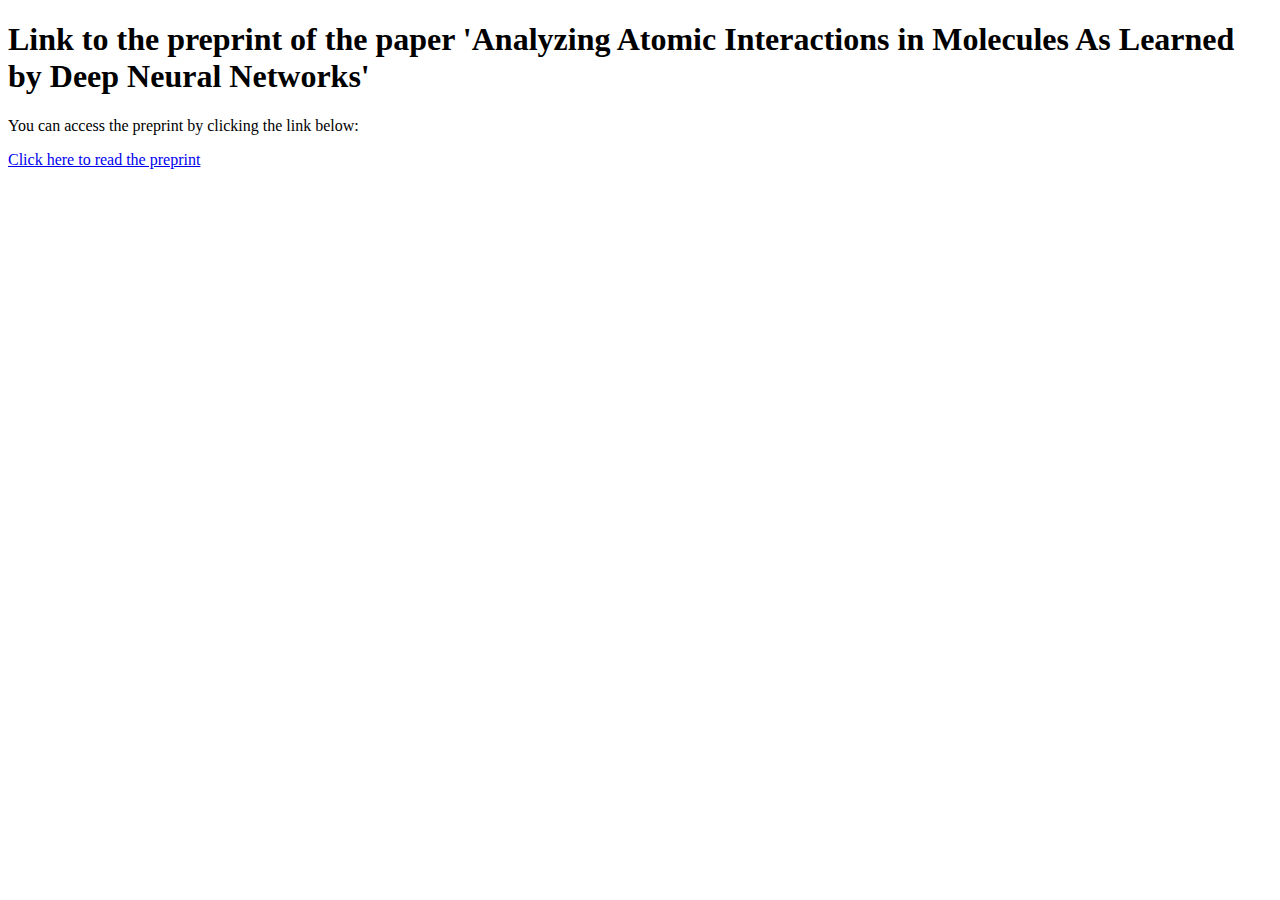
<file: index.html>
<!DOCTYPE html>
<html>
<head>
    <title>Link to the preprint 'Analyzing Atomic Interactions in Molecules As Learned by Deep Neural Networks'</title>
</head>
<body>
    <h1>Link to the preprint of the paper 'Analyzing Atomic Interactions in Molecules As Learned by Deep Neural Networks'</h1>
    <p>You can access the preprint by clicking the link below:</p>
    <a href="https://arxiv.org/abs/2410.13833">Click here to read the preprint</a>
</body>
</html>
</file>
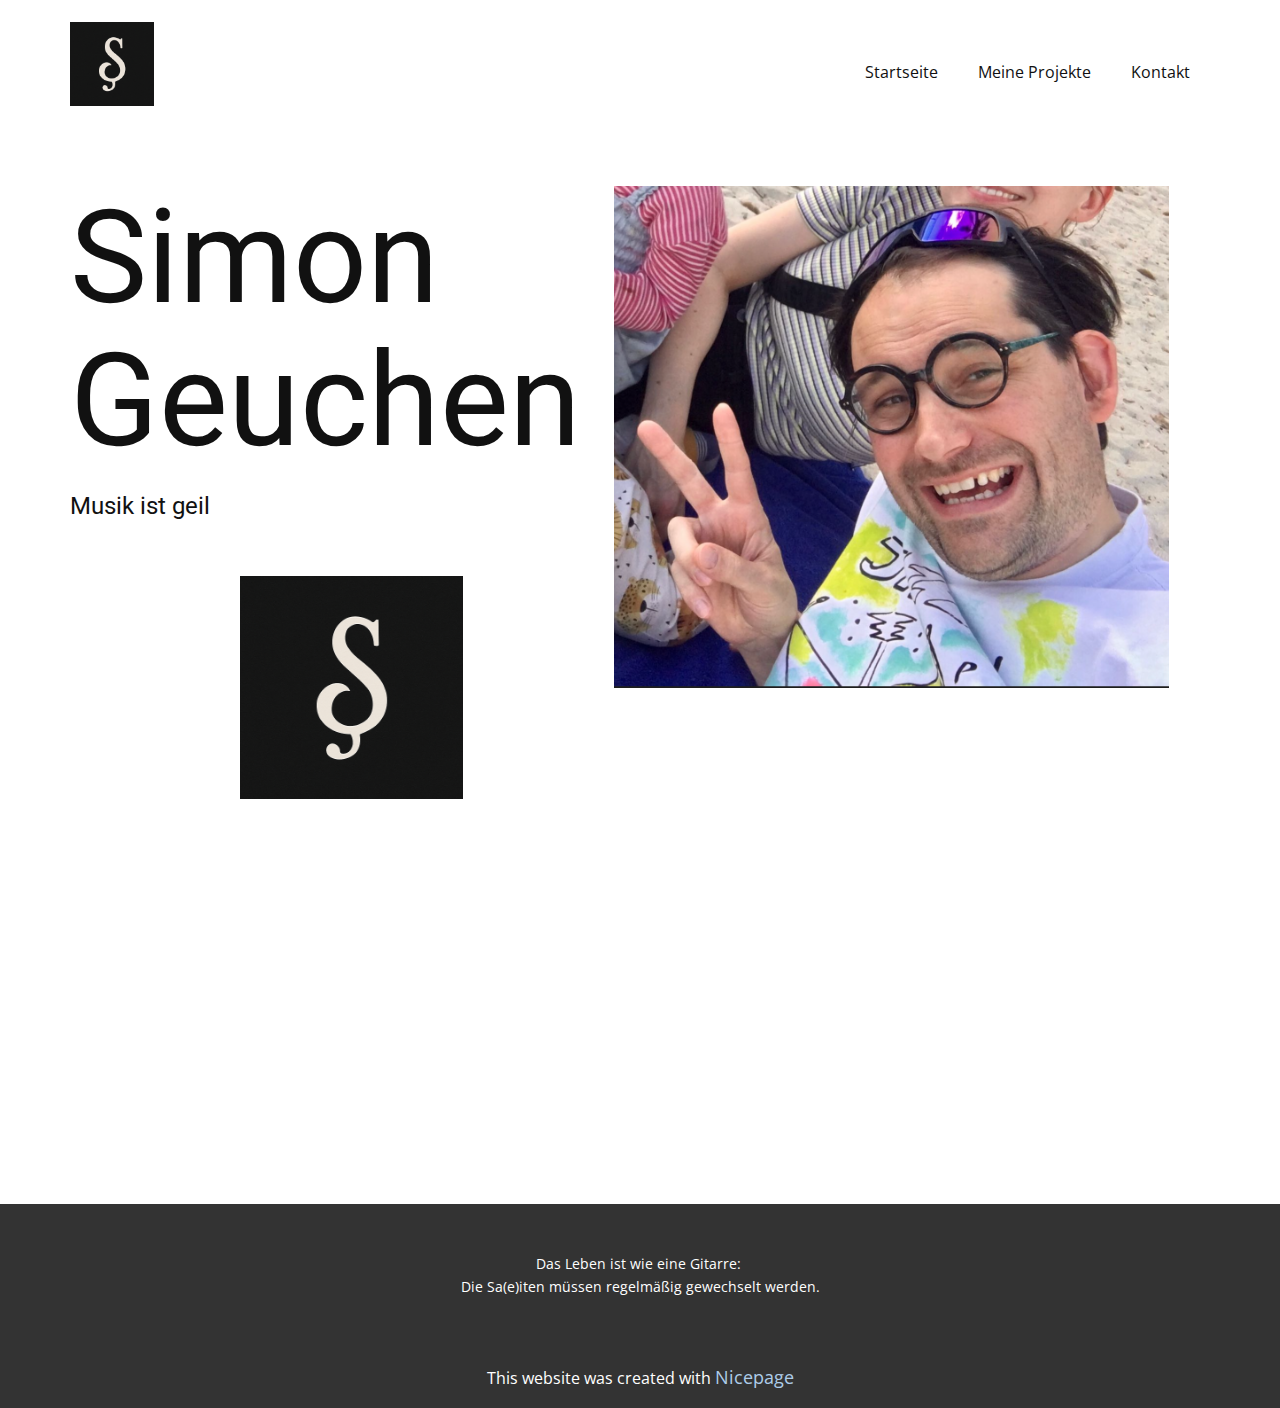
<file: Simons_geile_page/index.html>
<!DOCTYPE html>
<html style="font-size: 16px;" lang="de"><head>
    <meta name="viewport" content="width=device-width, initial-scale=1.0">
    <meta charset="utf-8">
    <meta name="keywords" content="Simon&nbsp;Geuchen​">
    <meta name="description" content="Kommste rein, kannste raus gucken.">
    <title>Simon Geuchen</title>
    <link rel="stylesheet" href="nicepage.css" media="screen">
<link rel="stylesheet" href="index.css" media="screen">
    <script class="u-script" type="text/javascript" src="jquery.js" defer=""></script>
    <script class="u-script" type="text/javascript" src="nicepage.js" defer=""></script>
    <meta name="generator" content="Nicepage 7.9.4, nicepage.com">
    <meta property="og:title" content="Simon's Page">
    <meta property="og:description" content="Hier findest Du coole Infos über mich">
    <meta property="og:image" content="images/Bildschirmfoto2025-06-22um19.48.22.png">
    
    
    
    
    <link id="u-theme-google-font" rel="stylesheet" href="https://fonts.googleapis.com/css?family=Roboto:100,100i,300,300i,400,400i,500,500i,700,700i,900,900i|Open+Sans:300,300i,400,400i,500,500i,600,600i,700,700i,800,800i">
    <script type="application/ld+json">{
		"@context": "http://schema.org",
		"@type": "Organization",
		"name": "",
		"logo": "images/image3.png"
}</script>
    <meta name="theme-color" content="#478ac9">
    <meta property="og:type" content="website">
  <meta data-intl-tel-input-cdn-path="intlTelInput/"></head>
  <body data-home-page="Startseite.html" data-home-page-title="Startseite" data-path-to-root="./" data-include-products="false" class="u-body u-xl-mode" data-lang="de"><header class="u-clearfix u-header u-header" id="header"><div class="u-clearfix u-sheet u-valign-middle-lg u-valign-middle-md u-valign-middle-sm u-valign-middle-xs u-sheet-1">
        <a href="#" class="u-image u-logo u-image-1" data-image-width="1024" data-image-height="1024">
          <img src="images/image3.png" class="u-logo-image u-logo-image-1">
        </a>
        <nav class="u-menu u-menu-one-level u-offcanvas u-menu-1" role="navigation" aria-label="Menu navigation">
          <div class="menu-collapse" style="font-size: 1rem; letter-spacing: 0px;">
            <a class="u-button-style u-custom-left-right-menu-spacing u-custom-padding-bottom u-custom-top-bottom-menu-spacing u-hamburger-link u-nav-link u-text-active-palette-1-base u-text-hover-palette-2-base" href="#" tabindex="-1" aria-label="Open menu" aria-controls="07e6">
              <svg class="u-svg-link" viewBox="0 0 24 24"><use xlink:href="#menu-hamburger"></use></svg>
              <svg class="u-svg-content" version="1.1" id="menu-hamburger" viewBox="0 0 16 16" x="0px" y="0px" xmlns:xlink="http://www.w3.org/1999/xlink" xmlns="http://www.w3.org/2000/svg"><g><rect y="1" width="16" height="2"></rect><rect y="7" width="16" height="2"></rect><rect y="13" width="16" height="2"></rect>
</g></svg>
            </a>
          </div>
          <div class="u-custom-menu u-nav-container">
            <ul class="u-nav u-unstyled u-nav-1" role="menubar"><li role="none" class="u-nav-item"><a role="menuitem" class="u-button-style u-nav-link u-text-active-palette-1-base u-text-hover-palette-2-base" href="./" style="padding: 10px 20px;">Startseite</a>
</li><li role="none" class="u-nav-item"><a role="menuitem" class="u-button-style u-nav-link u-text-active-palette-1-base u-text-hover-palette-2-base" href="Meine-Projekte.html" style="padding: 10px 20px;">Meine Projekte</a>
</li><li role="none" class="u-nav-item"><a role="menuitem" class="u-button-style u-nav-link u-text-active-palette-1-base u-text-hover-palette-2-base" href="Kontakt.html" style="padding: 10px 20px;">Kontakt</a>
</li></ul>
          </div>
          <div class="u-custom-menu u-nav-container-collapse" id="07e6" role="region" aria-label="Menu panel">
            <div class="u-black u-container-style u-inner-container-layout u-opacity u-opacity-95 u-sidenav">
              <div class="u-inner-container-layout u-sidenav-overflow">
                <div class="u-menu-close" tabindex="-1" aria-label="Close menu"></div>
                <ul class="u-align-center u-nav u-popupmenu-items u-unstyled u-nav-2" role="menubar"><li role="none" class="u-nav-item"><a role="menuitem" class="u-button-style u-nav-link" href="./">Startseite</a>
</li><li role="none" class="u-nav-item"><a role="menuitem" class="u-button-style u-nav-link" href="Meine-Projekte.html">Meine Projekte</a>
</li><li role="none" class="u-nav-item"><a role="menuitem" class="u-button-style u-nav-link" href="Kontakt.html">Kontakt</a>
</li></ul>
              </div>
            </div>
            <div class="u-black u-menu-overlay u-opacity u-opacity-70"></div>
          </div>
        </nav>
      </div></header>
    <section class="u-clearfix u-section-1" id="sec-2c8a">
      <div class="u-clearfix u-sheet u-sheet-1">
        <h1 class="u-text u-text-default u-text-1" data-animation-name="customAnimationIn" data-animation-duration="2000" data-animation-delay="0">Simon&nbsp;<br>Geuchen 
        </h1>
        <h4 class="u-text u-text-default u-text-2">Musik ist geil</h4>
        <img class="u-image u-image-default u-image-1" src="images/Bildschirmfoto2025-06-22um19.48.22.png?rand=b662" alt="" data-image-width="1398" data-image-height="1132">
        <img class="u-image u-image-default u-preserve-proportions u-image-2" src="images/image3.png" alt="" data-image-width="1024" data-image-height="1024">
      </div>
    </section>
    <section class="u-clearfix u-section-2" id="sec-adb9">
      <div class="u-clearfix u-sheet u-sheet-1">
        <div class="data-layout-selected u-clearfix u-expanded-width u-gutter-30 u-layout-wrap u-layout-wrap-1">
          <div class="u-layout">
            <div class="u-layout-row">
              <div class="u-container-style u-layout-cell u-radius u-shape-round u-size-30 u-layout-cell-1" data-animation-name="customAnimationIn" data-animation-duration="2000" data-animation-delay="0">
                <div class="u-border-2 u-border-white u-container-layout u-valign-middle u-container-layout-1">
                  <h3 class="u-text u-text-default u-text-1">
                    <a class="u-active-none u-border-none u-btn u-button-link u-button-style u-hover-none u-none u-text-body-color u-btn-1" href="Meine-Projekte.html" data-page-id="1876309719" title="Über uns">Meine Projekte</a>
                  </h3>
                  <p class="u-text u-text-default u-text-2">Kiek mal rinn, was ich schon so alles gemacht hab </p>
                </div>
              </div>
              <div class="u-container-align-right u-container-style u-layout-cell u-radius u-shape-round u-size-30 u-layout-cell-2" data-animation-name="customAnimationIn" data-animation-duration="2000" data-animation-delay="0">
                <div class="u-border-2 u-border-white u-container-layout u-valign-middle u-container-layout-2">
                  <h3 class="u-align-right u-text u-text-default u-text-3">
                    <a class="u-active-none u-border-none u-btn u-button-link u-button-style u-hover-none u-none u-text-body-color u-btn-2" href="Kontakt.html" data-page-id="188987026" title="Kontakt">Buchung <span class="u-file-icon u-icon u-text-white u-icon-1"><img src="images/875713c9.png" alt="" style=""></span>
                    </a>
                  </h3>
                  <p class="u-align-right u-text u-text-default u-text-4">Wenn de willst spiel ich bei dir. </p>
                </div>
              </div>
            </div>
          </div>
        </div>
      </div>
    </section>
    
    
    
    <footer class="u-align-center u-clearfix u-container-align-center u-footer u-grey-80 u-footer" id="footer"><div class="u-clearfix u-sheet u-valign-middle u-sheet-1">
        <p class="u-small-text u-text u-text-variant u-text-1">Das Leben ist wie eine Gitarre:&nbsp;<br>Die Sa(e)iten müssen regelmäßig gewechselt werden.
        </p>
      </div></footer>
    <section class="u-backlink u-clearfix u-grey-80"> This website was created with <a href="https://nicepage.com">Nicepage</a>
    </section>
  
</body></html>
</file>
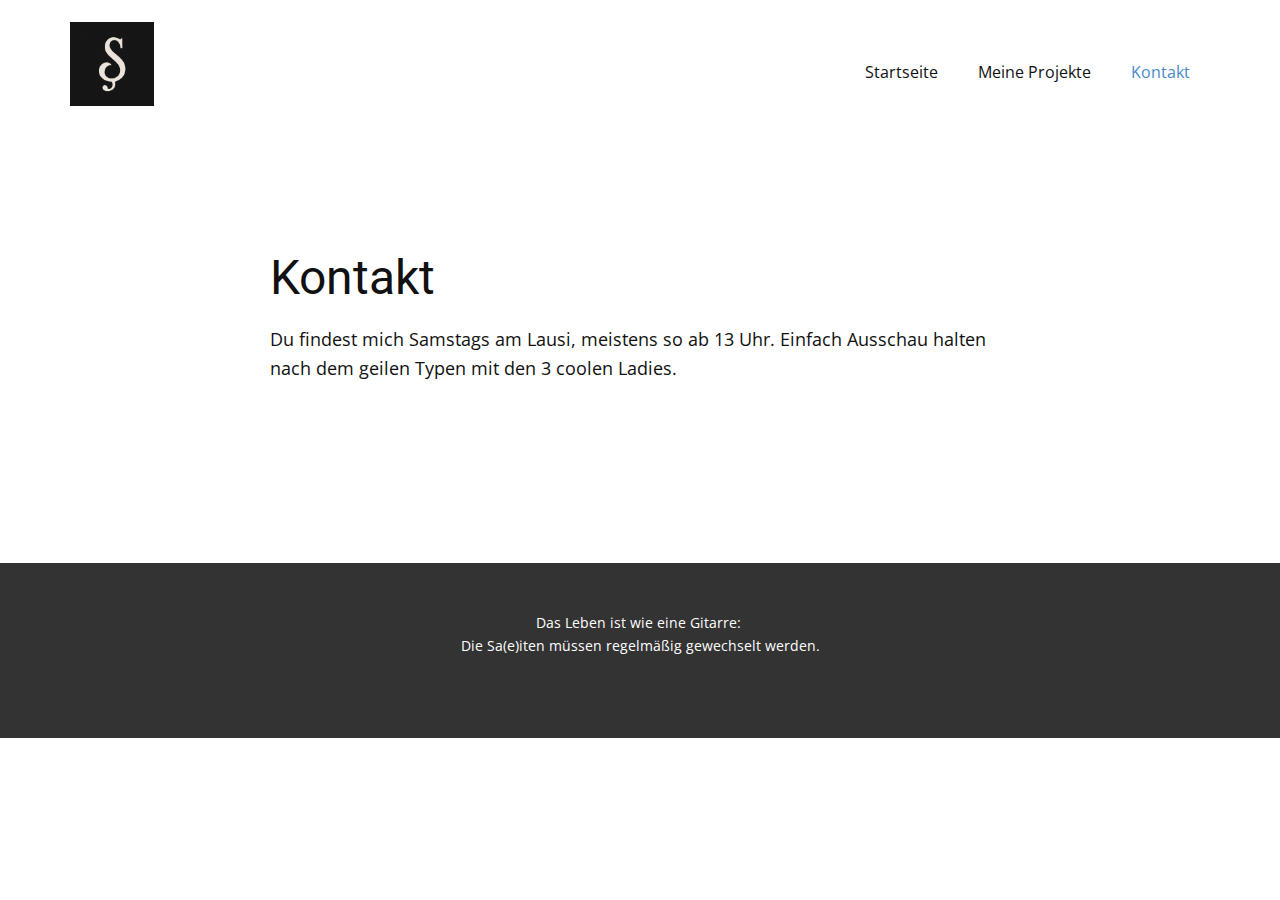
<file: Simons_geile_page/Kontakt.html>
<!DOCTYPE html>
<html style="font-size: 16px;" lang="de"><head>
    <meta name="viewport" content="width=device-width, initial-scale=1.0">
    <meta charset="utf-8">
    <meta name="keywords" content="Kontakt">
    <meta name="description" content="">
    <title>Kontakt</title>
    <link rel="stylesheet" href="nicepage.css" media="screen">
<link rel="stylesheet" href="Kontakt.css" media="screen">
    <script class="u-script" type="text/javascript" src="jquery.js" defer=""></script>
    <script class="u-script" type="text/javascript" src="nicepage.js" defer=""></script>
    <meta name="generator" content="Nicepage 7.9.4, nicepage.com">
    
    
    
    <link id="u-theme-google-font" rel="stylesheet" href="https://fonts.googleapis.com/css?family=Roboto:100,100i,300,300i,400,400i,500,500i,700,700i,900,900i|Open+Sans:300,300i,400,400i,500,500i,600,600i,700,700i,800,800i">
    <script type="application/ld+json">{
		"@context": "http://schema.org",
		"@type": "Organization",
		"name": "",
		"logo": "images/image3.png"
}</script>
    <meta name="theme-color" content="#478ac9">
    <meta property="og:title" content="Kontakt">
    <meta property="og:type" content="website">
  <meta data-intl-tel-input-cdn-path="intlTelInput/"></head>
  <body data-path-to-root="./" data-include-products="false" class="u-body u-xl-mode" data-lang="de"><header class="u-clearfix u-header u-header" id="header"><div class="u-clearfix u-sheet u-valign-middle-lg u-valign-middle-md u-valign-middle-sm u-valign-middle-xs u-sheet-1">
        <a href="#" class="u-image u-logo u-image-1" data-image-width="1024" data-image-height="1024">
          <img src="images/image3.png" class="u-logo-image u-logo-image-1">
        </a>
        <nav class="u-menu u-menu-one-level u-offcanvas u-menu-1" role="navigation" aria-label="Menu navigation">
          <div class="menu-collapse" style="font-size: 1rem; letter-spacing: 0px;">
            <a class="u-button-style u-custom-left-right-menu-spacing u-custom-padding-bottom u-custom-top-bottom-menu-spacing u-hamburger-link u-nav-link u-text-active-palette-1-base u-text-hover-palette-2-base" href="#" tabindex="-1" aria-label="Open menu" aria-controls="07e6">
              <svg class="u-svg-link" viewBox="0 0 24 24"><use xlink:href="#menu-hamburger"></use></svg>
              <svg class="u-svg-content" version="1.1" id="menu-hamburger" viewBox="0 0 16 16" x="0px" y="0px" xmlns:xlink="http://www.w3.org/1999/xlink" xmlns="http://www.w3.org/2000/svg"><g><rect y="1" width="16" height="2"></rect><rect y="7" width="16" height="2"></rect><rect y="13" width="16" height="2"></rect>
</g></svg>
            </a>
          </div>
          <div class="u-custom-menu u-nav-container">
            <ul class="u-nav u-unstyled u-nav-1" role="menubar"><li role="none" class="u-nav-item"><a role="menuitem" class="u-button-style u-nav-link u-text-active-palette-1-base u-text-hover-palette-2-base" href="./" style="padding: 10px 20px;">Startseite</a>
</li><li role="none" class="u-nav-item"><a role="menuitem" class="u-button-style u-nav-link u-text-active-palette-1-base u-text-hover-palette-2-base" href="Meine-Projekte.html" style="padding: 10px 20px;">Meine Projekte</a>
</li><li role="none" class="u-nav-item"><a role="menuitem" class="u-button-style u-nav-link u-text-active-palette-1-base u-text-hover-palette-2-base" href="Kontakt.html" style="padding: 10px 20px;">Kontakt</a>
</li></ul>
          </div>
          <div class="u-custom-menu u-nav-container-collapse" id="07e6" role="region" aria-label="Menu panel">
            <div class="u-black u-container-style u-inner-container-layout u-opacity u-opacity-95 u-sidenav">
              <div class="u-inner-container-layout u-sidenav-overflow">
                <div class="u-menu-close" tabindex="-1" aria-label="Close menu"></div>
                <ul class="u-align-center u-nav u-popupmenu-items u-unstyled u-nav-2" role="menubar"><li role="none" class="u-nav-item"><a role="menuitem" class="u-button-style u-nav-link" href="./">Startseite</a>
</li><li role="none" class="u-nav-item"><a role="menuitem" class="u-button-style u-nav-link" href="Meine-Projekte.html">Meine Projekte</a>
</li><li role="none" class="u-nav-item"><a role="menuitem" class="u-button-style u-nav-link" href="Kontakt.html">Kontakt</a>
</li></ul>
              </div>
            </div>
            <div class="u-black u-menu-overlay u-opacity u-opacity-70"></div>
          </div>
        </nav>
      </div></header>
    <section class="u-align-center u-clearfix u-container-align-center u-section-1" id="block-2">
      <div class="u-clearfix u-sheet u-valign-middle u-sheet-1">
        <div class="u-container-align-left u-container-style u-group u-group-1">
          <div class="u-container-layout u-valign-middle-lg u-valign-middle-md u-valign-middle-sm u-valign-middle-xs u-container-layout-1">
            <h2 class="u-align-left u-text u-text-default u-text-1">Kontakt</h2>
            <p class="u-align-left u-text u-text-2">Du findest mich Samstags am Lausi, meistens so ab 13 Uhr. Einfach Ausschau halten ​nach dem geilen Typen mit den 3 coolen Ladies.</p>
          </div>
        </div>
      </div>
    </section>
    
    
    
    <footer class="u-align-center u-clearfix u-container-align-center u-footer u-grey-80 u-footer" id="footer"><div class="u-clearfix u-sheet u-valign-middle u-sheet-1">
        <p class="u-small-text u-text u-text-variant u-text-1">Das Leben ist wie eine Gitarre:&nbsp;<br>Die Sa(e)iten müssen regelmäßig gewechselt werden.
        </p>
      </div></footer>
    <section class="u-backlink u-clearfix u-grey-80"></section>
  
</body></html>
</file>
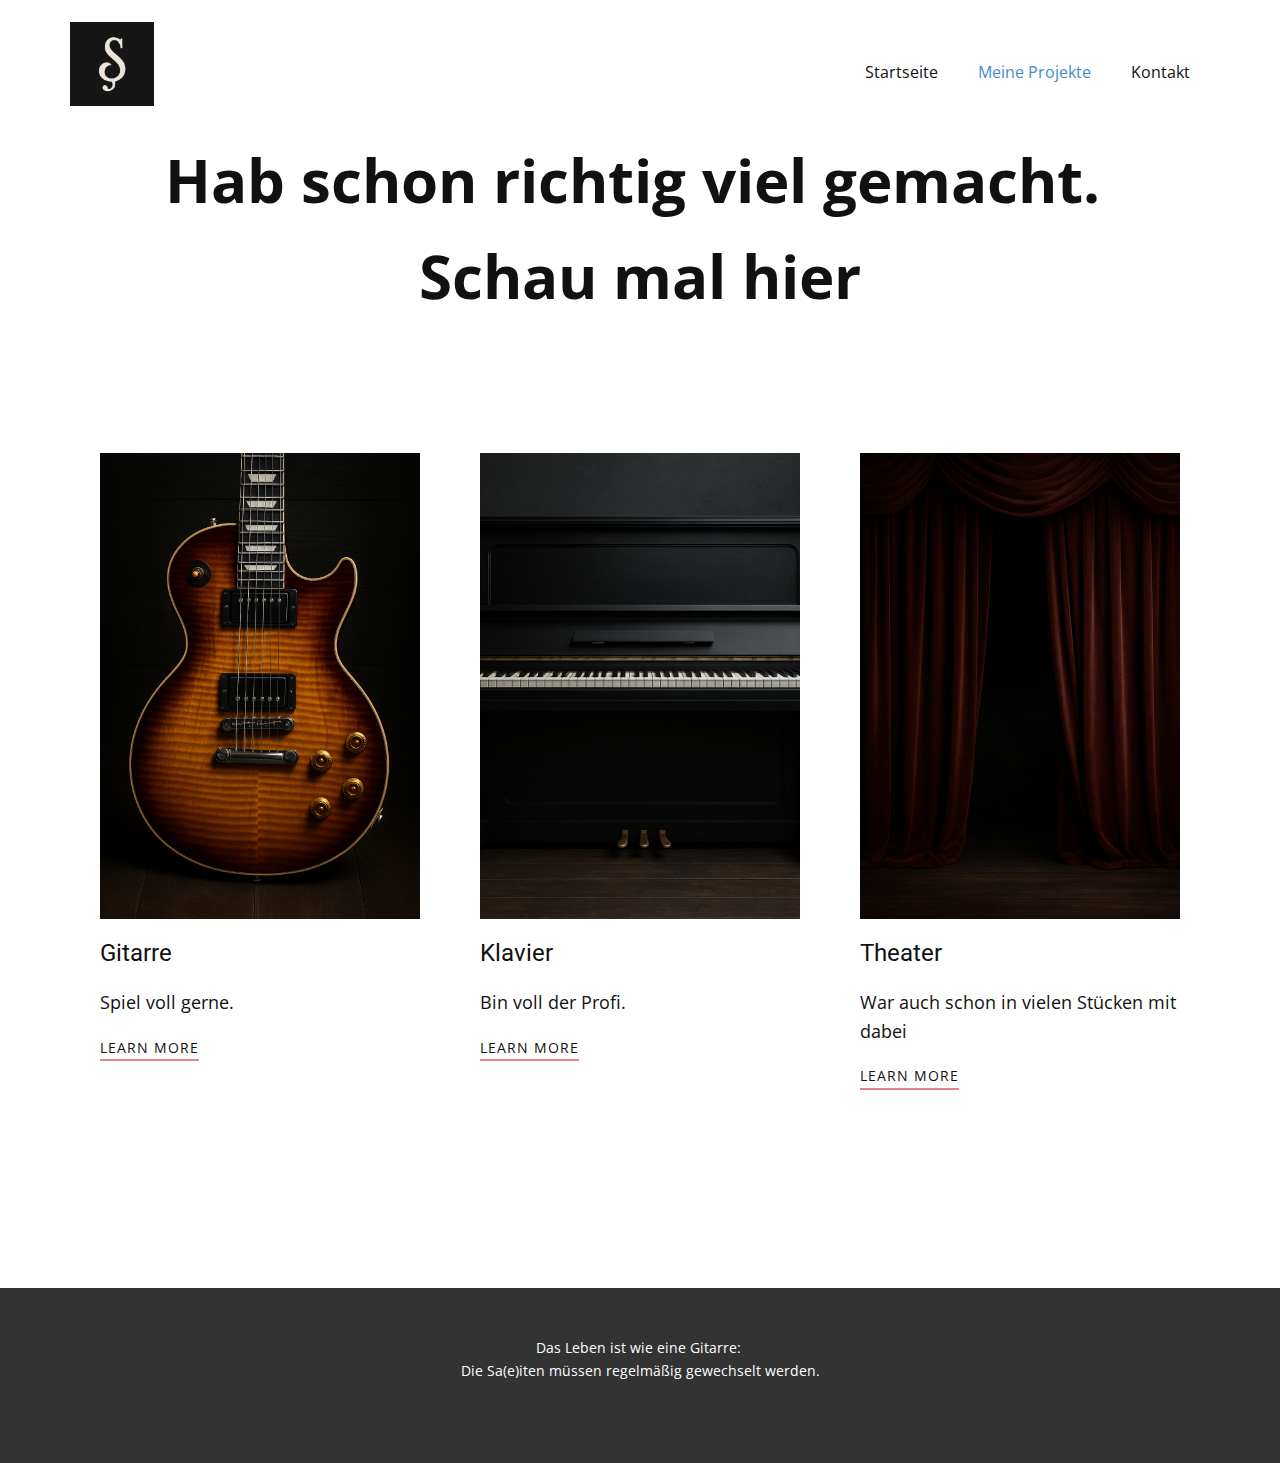
<file: Simons_geile_page/Meine-Projekte.html>
<!DOCTYPE html>
<html style="font-size: 16px;" lang="de"><head>
    <meta name="viewport" content="width=device-width, initial-scale=1.0">
    <meta charset="utf-8">
    <meta name="keywords" content="">
    <meta name="description" content="">
    <title>Meine Projekte</title>
    <link rel="stylesheet" href="nicepage.css" media="screen">
<link rel="stylesheet" href="Meine-Projekte.css" media="screen">
    <script class="u-script" type="text/javascript" src="jquery.js" defer=""></script>
    <script class="u-script" type="text/javascript" src="nicepage.js" defer=""></script>
    <meta name="generator" content="Nicepage 7.9.4, nicepage.com">
    
    
    
    
    <link id="u-theme-google-font" rel="stylesheet" href="https://fonts.googleapis.com/css?family=Roboto:100,100i,300,300i,400,400i,500,500i,700,700i,900,900i|Open+Sans:300,300i,400,400i,500,500i,600,600i,700,700i,800,800i">
    <script type="application/ld+json">{
		"@context": "http://schema.org",
		"@type": "Organization",
		"name": "",
		"logo": "images/image3.png"
}</script>
    <meta name="theme-color" content="#478ac9">
    <meta property="og:title" content="Meine Projekte">
    <meta property="og:type" content="website">
  <meta data-intl-tel-input-cdn-path="intlTelInput/"></head>
  <body data-path-to-root="./" data-include-products="false" class="u-body u-xl-mode" data-lang="de"><header class="u-clearfix u-header u-header" id="header"><div class="u-clearfix u-sheet u-valign-middle-lg u-valign-middle-md u-valign-middle-sm u-valign-middle-xs u-sheet-1">
        <a href="#" class="u-image u-logo u-image-1" data-image-width="1024" data-image-height="1024">
          <img src="images/image3.png" class="u-logo-image u-logo-image-1">
        </a>
        <nav class="u-menu u-menu-one-level u-offcanvas u-menu-1" role="navigation" aria-label="Menu navigation">
          <div class="menu-collapse" style="font-size: 1rem; letter-spacing: 0px;">
            <a class="u-button-style u-custom-left-right-menu-spacing u-custom-padding-bottom u-custom-top-bottom-menu-spacing u-hamburger-link u-nav-link u-text-active-palette-1-base u-text-hover-palette-2-base" href="#" tabindex="-1" aria-label="Open menu" aria-controls="07e6">
              <svg class="u-svg-link" viewBox="0 0 24 24"><use xlink:href="#menu-hamburger"></use></svg>
              <svg class="u-svg-content" version="1.1" id="menu-hamburger" viewBox="0 0 16 16" x="0px" y="0px" xmlns:xlink="http://www.w3.org/1999/xlink" xmlns="http://www.w3.org/2000/svg"><g><rect y="1" width="16" height="2"></rect><rect y="7" width="16" height="2"></rect><rect y="13" width="16" height="2"></rect>
</g></svg>
            </a>
          </div>
          <div class="u-custom-menu u-nav-container">
            <ul class="u-nav u-unstyled u-nav-1" role="menubar"><li role="none" class="u-nav-item"><a role="menuitem" class="u-button-style u-nav-link u-text-active-palette-1-base u-text-hover-palette-2-base" href="./" style="padding: 10px 20px;">Startseite</a>
</li><li role="none" class="u-nav-item"><a role="menuitem" class="u-button-style u-nav-link u-text-active-palette-1-base u-text-hover-palette-2-base" href="Meine-Projekte.html" style="padding: 10px 20px;">Meine Projekte</a>
</li><li role="none" class="u-nav-item"><a role="menuitem" class="u-button-style u-nav-link u-text-active-palette-1-base u-text-hover-palette-2-base" href="Kontakt.html" style="padding: 10px 20px;">Kontakt</a>
</li></ul>
          </div>
          <div class="u-custom-menu u-nav-container-collapse" id="07e6" role="region" aria-label="Menu panel">
            <div class="u-black u-container-style u-inner-container-layout u-opacity u-opacity-95 u-sidenav">
              <div class="u-inner-container-layout u-sidenav-overflow">
                <div class="u-menu-close" tabindex="-1" aria-label="Close menu"></div>
                <ul class="u-align-center u-nav u-popupmenu-items u-unstyled u-nav-2" role="menubar"><li role="none" class="u-nav-item"><a role="menuitem" class="u-button-style u-nav-link" href="./">Startseite</a>
</li><li role="none" class="u-nav-item"><a role="menuitem" class="u-button-style u-nav-link" href="Meine-Projekte.html">Meine Projekte</a>
</li><li role="none" class="u-nav-item"><a role="menuitem" class="u-button-style u-nav-link" href="Kontakt.html">Kontakt</a>
</li></ul>
              </div>
            </div>
            <div class="u-black u-menu-overlay u-opacity u-opacity-70"></div>
          </div>
        </nav>
      </div></header>
    <section class="u-clearfix u-section-1" id="block-1">
      <div class="u-clearfix u-sheet u-sheet-1">
        <p class="u-align-center u-text u-text-default u-text-1">Hab schon richtig viel gemacht.&nbsp;<br>Schau mal hier
        </p>
      </div>
    </section>
    <section class="u-clearfix u-container-align-center u-section-2" id="block-2">
      <div class="u-clearfix u-sheet u-valign-middle-lg u-valign-middle-md u-valign-middle-sm u-valign-middle-xs u-sheet-1">
        <div class="u-expanded-width u-list u-list-1">
          <div class="u-repeater u-repeater-1">
            <div class="u-container-align-left u-container-style u-list-item u-repeater-item">
              <div class="u-container-layout u-similar-container u-valign-top u-container-layout-1">
                <img alt="" class="u-expanded-width u-image u-image-default u-image-1" data-image-width="1024" data-image-height="1536" src="images/image.png">
                <h4 class="u-align-left u-text u-text-default u-text-1">Gitarre </h4>
                <p class="u-align-left u-text u-text-2">Spiel voll gerne.</p>
                <a href="" class="u-active-none u-align-left u-border-2 u-border-hover-palette-2-base u-border-palette-2-light-1 u-btn u-button-style u-hover-none u-none u-text-body-color u-btn-1">learn more</a>
              </div>
            </div>
            <div class="u-container-style u-list-item u-repeater-item">
              <div class="u-container-layout u-similar-container u-valign-top u-container-layout-2">
                <img alt="" class="u-expanded-width u-image u-image-default u-image-2" data-image-width="1024" data-image-height="1024" src="images/image1.png">
                <h4 class="u-align-left u-text u-text-default u-text-3">Klavier</h4>
                <p class="u-align-left u-text u-text-4">Bin voll der Profi​.</p>
                <a href="" class="u-active-none u-align-left u-border-2 u-border-hover-palette-2-base u-border-palette-2-light-1 u-btn u-button-style u-hover-none u-none u-text-body-color u-btn-2">learn more</a>
              </div>
            </div>
            <div class="u-container-style u-list-item u-repeater-item">
              <div class="u-container-layout u-similar-container u-valign-top u-container-layout-3">
                <img alt="" class="u-expanded-width u-image u-image-default u-image-3" data-image-width="1024" data-image-height="1024" src="images/image2.png">
                <h4 class="u-align-left u-text u-text-default u-text-5">Theater</h4>
                <p class="u-align-left u-text u-text-6">War auch schon in vielen Stücken mit dabei</p>
                <a href="" class="u-active-none u-align-left u-border-2 u-border-hover-palette-2-base u-border-palette-2-light-1 u-btn u-button-style u-hover-none u-none u-text-body-color u-btn-3">learn more</a>
              </div>
            </div>
          </div>
        </div>
      </div>
    </section>
    
    
    
    <footer class="u-align-center u-clearfix u-container-align-center u-footer u-grey-80 u-footer" id="footer"><div class="u-clearfix u-sheet u-valign-middle u-sheet-1">
        <p class="u-small-text u-text u-text-variant u-text-1">Das Leben ist wie eine Gitarre:&nbsp;<br>Die Sa(e)iten müssen regelmäßig gewechselt werden.
        </p>
      </div></footer>
    <section class="u-backlink u-clearfix u-grey-80"></section>
  
</body></html>
</file>
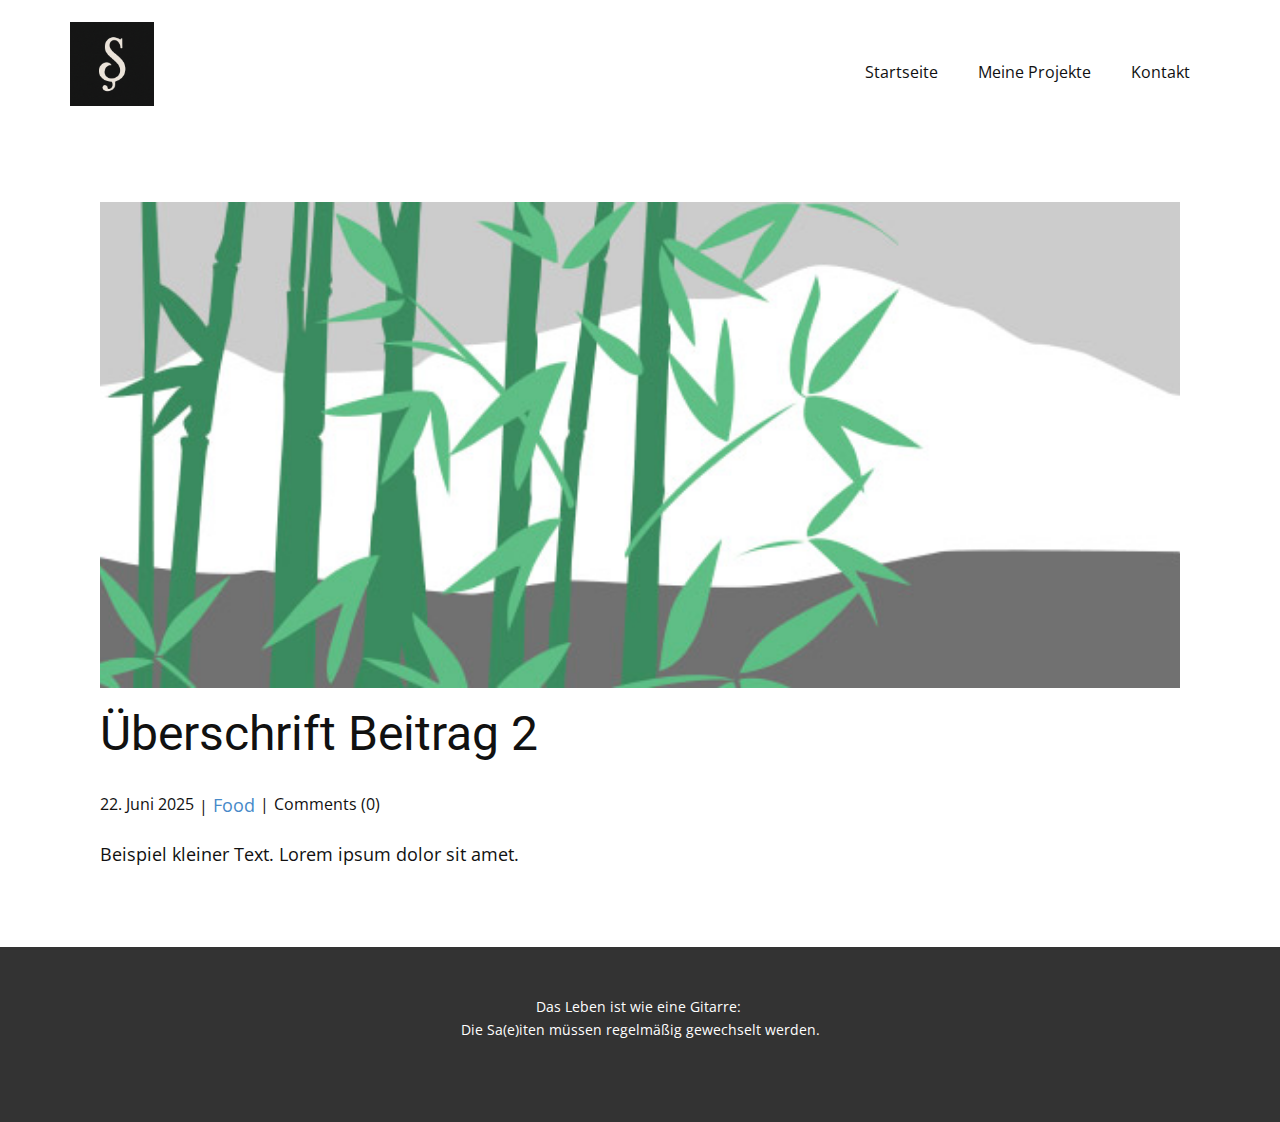
<file: Simons_geile_page/blog/beitrag-1.html>
<!DOCTYPE html>
<html style="font-size: 16px;" lang="de"><head>
    <meta name="viewport" content="width=device-width, initial-scale=1.0">
    <meta charset="utf-8">
    <meta name="keywords" content="Überschrift Beitrag 1">
    <meta name="description" content="">
    <title>Überschrift Beitrag 2</title>
    <link rel="stylesheet" href="../nicepage.css" media="screen">
<link rel="stylesheet" href="../Post-Template.css" media="screen">
    <script class="u-script" type="text/javascript" src="../jquery.js" defer=""></script>
    <script class="u-script" type="text/javascript" src="../nicepage.js" defer=""></script>
    <meta name="generator" content="Nicepage 7.9.4, nicepage.com">
    
    
    
    <link id="u-theme-google-font" rel="stylesheet" href="https://fonts.googleapis.com/css?family=Roboto:100,100i,300,300i,400,400i,500,500i,700,700i,900,900i|Open+Sans:300,300i,400,400i,500,500i,600,600i,700,700i,800,800i">
    <script type="application/ld+json">{
		"@context": "http://schema.org",
		"@type": "Organization",
		"name": "",
		"logo": "images/image3.png"
}</script>
    <meta name="theme-color" content="#478ac9">
  <meta data-intl-tel-input-cdn-path="intlTelInput/"></head>
  <body data-path-to-root="./" data-include-products="false" class="u-body u-xl-mode" data-lang="de"><header class="u-clearfix u-header u-header" id="header"><div class="u-clearfix u-sheet u-valign-middle-lg u-valign-middle-md u-valign-middle-sm u-valign-middle-xs u-sheet-1">
        <a href="#" class="u-image u-logo u-image-1" data-image-width="1024" data-image-height="1024">
          <img src="../images/image3.png" class="u-logo-image u-logo-image-1">
        </a>
        <nav class="u-menu u-menu-one-level u-offcanvas u-menu-1" role="navigation" aria-label="Menu navigation">
          <div class="menu-collapse" style="font-size: 1rem; letter-spacing: 0px;">
            <a class="u-button-style u-custom-left-right-menu-spacing u-custom-padding-bottom u-custom-top-bottom-menu-spacing u-hamburger-link u-nav-link u-text-active-palette-1-base u-text-hover-palette-2-base" href="#" tabindex="-1" aria-label="Open menu" aria-controls="07e6">
              <svg class="u-svg-link" viewBox="0 0 24 24"><use xlink:href="#menu-hamburger"></use></svg>
              <svg class="u-svg-content" version="1.1" id="menu-hamburger" viewBox="0 0 16 16" x="0px" y="0px" xmlns:xlink="http://www.w3.org/1999/xlink" xmlns="http://www.w3.org/2000/svg"><g><rect y="1" width="16" height="2"></rect><rect y="7" width="16" height="2"></rect><rect y="13" width="16" height="2"></rect>
</g></svg>
            </a>
          </div>
          <div class="u-custom-menu u-nav-container">
            <ul class="u-nav u-unstyled u-nav-1" role="menubar"><li role="none" class="u-nav-item"><a role="menuitem" class="u-button-style u-nav-link u-text-active-palette-1-base u-text-hover-palette-2-base" href="../" style="padding: 10px 20px;">Startseite</a>
</li><li role="none" class="u-nav-item"><a role="menuitem" class="u-button-style u-nav-link u-text-active-palette-1-base u-text-hover-palette-2-base" href="../Meine-Projekte.html" style="padding: 10px 20px;">Meine Projekte</a>
</li><li role="none" class="u-nav-item"><a role="menuitem" class="u-button-style u-nav-link u-text-active-palette-1-base u-text-hover-palette-2-base" href="../Kontakt.html" style="padding: 10px 20px;">Kontakt</a>
</li></ul>
          </div>
          <div class="u-custom-menu u-nav-container-collapse" id="07e6" role="region" aria-label="Menu panel">
            <div class="u-black u-container-style u-inner-container-layout u-opacity u-opacity-95 u-sidenav">
              <div class="u-inner-container-layout u-sidenav-overflow">
                <div class="u-menu-close" tabindex="-1" aria-label="Close menu"></div>
                <ul class="u-align-center u-nav u-popupmenu-items u-unstyled u-nav-2" role="menubar"><li role="none" class="u-nav-item"><a role="menuitem" class="u-button-style u-nav-link" href="../">Startseite</a>
</li><li role="none" class="u-nav-item"><a role="menuitem" class="u-button-style u-nav-link" href="../Meine-Projekte.html">Meine Projekte</a>
</li><li role="none" class="u-nav-item"><a role="menuitem" class="u-button-style u-nav-link" href="../Kontakt.html">Kontakt</a>
</li></ul>
              </div>
            </div>
            <div class="u-black u-menu-overlay u-opacity u-opacity-70"></div>
          </div>
        </nav>
      </div></header>
    <section class="u-align-center u-clearfix u-section-1" id="block-1">
      <div class="u-clearfix u-sheet u-valign-middle-md u-valign-middle-sm u-valign-middle-xs u-sheet-1"><!--post_details--><!--post_details_options_json--><!--{"source":""}--><!--/post_details_options_json--><!--blog_post-->
        <div class="u-container-style u-expanded-width u-post-details u-post-details-1">
          <div class="u-container-layout u-valign-middle u-container-layout-1"><!--blog_post_image-->
            <img alt="" class="u-blog-control u-expanded-width u-image u-image-default u-image-1" src="../images/68f64b9d.jpeg"><!--/blog_post_image--><!--blog_post_header-->
            <h2 class="u-blog-control u-text u-text-1">Überschrift Beitrag 2</h2><!--/blog_post_header--><!--blog_post_metadata-->
            <div class="u-blog-control u-metadata u-metadata-1"><!--blog_post_metadata_date--><span class="u-meta-date u-meta-icon">22. Juni 2025</span><!--/blog_post_metadata_date--><!--blog_post_metadata_category--><span class="u-meta-category u-meta-icon"><a href="../blog/blog.html#/blog-1///1">Food</a></span><!--/blog_post_metadata_category--><!--blog_post_metadata_comments--><span class="u-meta-comments u-meta-icon"><!--blog_post_metadata_comments_content-->Comments (0)<!--/blog_post_metadata_comments_content--></span><!--/blog_post_metadata_comments-->
            </div><!--/blog_post_metadata--><!--blog_post_content-->
            <div class="u-align-justify u-blog-control u-post-content u-text u-text-2 fr-view">
  <p>Beispiel kleiner Text. Lorem ipsum dolor sit amet.</p>
  </div><!--/blog_post_content-->
          </div>
        </div><!--/blog_post--><!--/post_details-->
      </div>
    </section>
    
    
    
    <footer class="u-align-center u-clearfix u-container-align-center u-footer u-grey-80 u-footer" id="footer"><div class="u-clearfix u-sheet u-valign-middle u-sheet-1">
        <p class="u-small-text u-text u-text-variant u-text-1">Das Leben ist wie eine Gitarre:&nbsp;<br>Die Sa(e)iten müssen regelmäßig gewechselt werden.
        </p>
      </div></footer>
    <section class="u-backlink u-clearfix u-grey-80"></section>
  
</body></html>
</file>
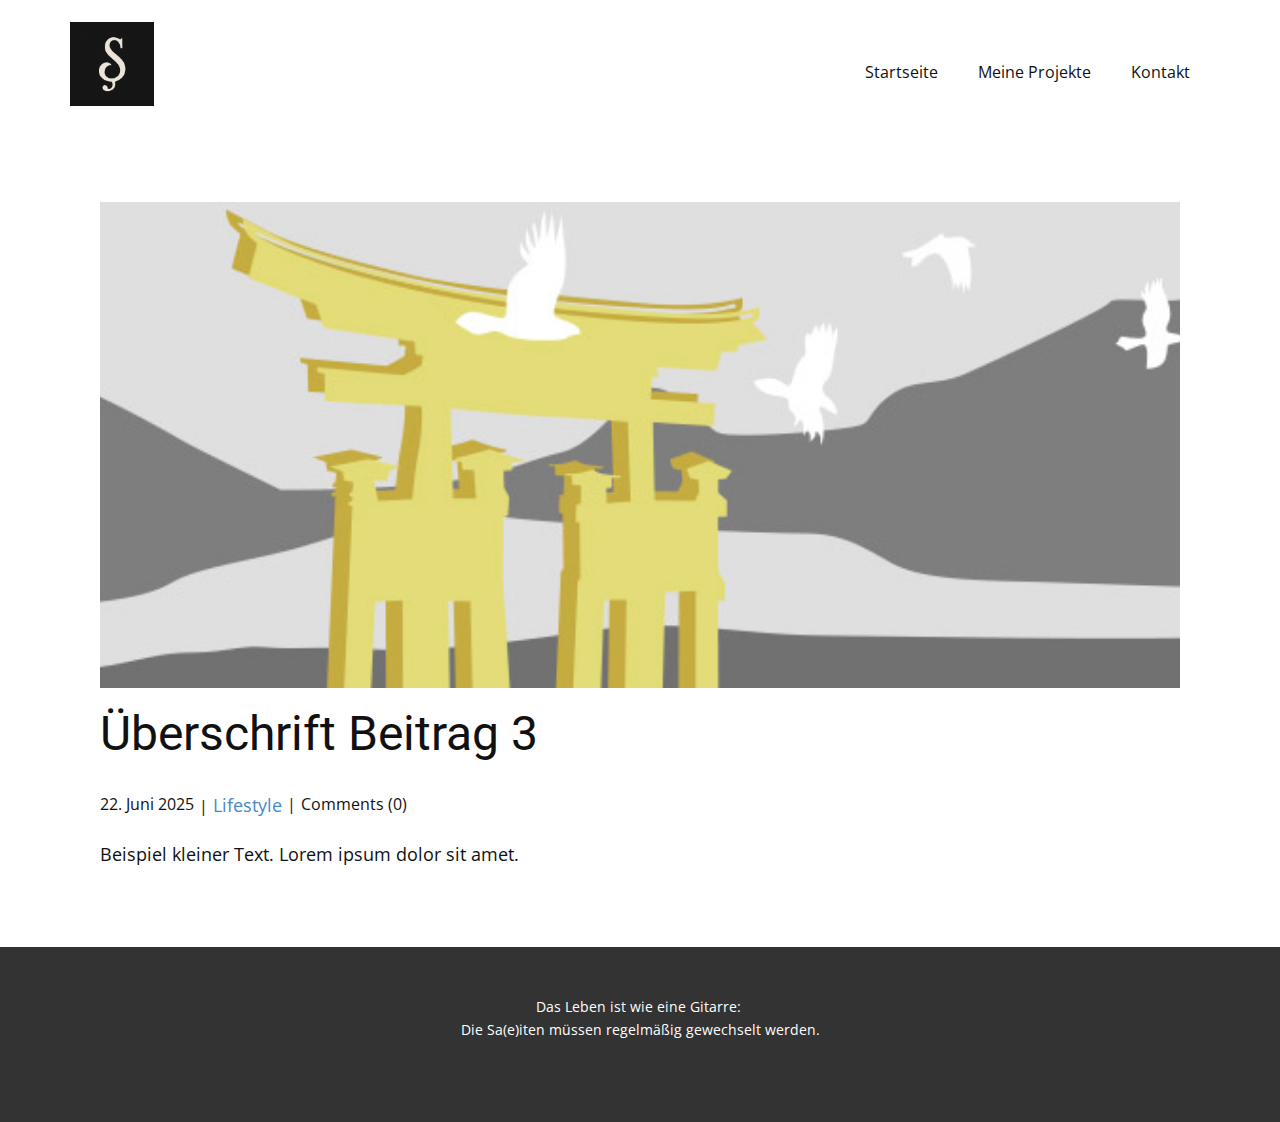
<file: Simons_geile_page/blog/beitrag-2.html>
<!DOCTYPE html>
<html style="font-size: 16px;" lang="de"><head>
    <meta name="viewport" content="width=device-width, initial-scale=1.0">
    <meta charset="utf-8">
    <meta name="keywords" content="Überschrift Beitrag 1">
    <meta name="description" content="">
    <title>Überschrift Beitrag 3</title>
    <link rel="stylesheet" href="../nicepage.css" media="screen">
<link rel="stylesheet" href="../Post-Template.css" media="screen">
    <script class="u-script" type="text/javascript" src="../jquery.js" defer=""></script>
    <script class="u-script" type="text/javascript" src="../nicepage.js" defer=""></script>
    <meta name="generator" content="Nicepage 7.9.4, nicepage.com">
    
    
    
    <link id="u-theme-google-font" rel="stylesheet" href="https://fonts.googleapis.com/css?family=Roboto:100,100i,300,300i,400,400i,500,500i,700,700i,900,900i|Open+Sans:300,300i,400,400i,500,500i,600,600i,700,700i,800,800i">
    <script type="application/ld+json">{
		"@context": "http://schema.org",
		"@type": "Organization",
		"name": "",
		"logo": "images/image3.png"
}</script>
    <meta name="theme-color" content="#478ac9">
  <meta data-intl-tel-input-cdn-path="intlTelInput/"></head>
  <body data-path-to-root="./" data-include-products="false" class="u-body u-xl-mode" data-lang="de"><header class="u-clearfix u-header u-header" id="header"><div class="u-clearfix u-sheet u-valign-middle-lg u-valign-middle-md u-valign-middle-sm u-valign-middle-xs u-sheet-1">
        <a href="#" class="u-image u-logo u-image-1" data-image-width="1024" data-image-height="1024">
          <img src="../images/image3.png" class="u-logo-image u-logo-image-1">
        </a>
        <nav class="u-menu u-menu-one-level u-offcanvas u-menu-1" role="navigation" aria-label="Menu navigation">
          <div class="menu-collapse" style="font-size: 1rem; letter-spacing: 0px;">
            <a class="u-button-style u-custom-left-right-menu-spacing u-custom-padding-bottom u-custom-top-bottom-menu-spacing u-hamburger-link u-nav-link u-text-active-palette-1-base u-text-hover-palette-2-base" href="#" tabindex="-1" aria-label="Open menu" aria-controls="07e6">
              <svg class="u-svg-link" viewBox="0 0 24 24"><use xlink:href="#menu-hamburger"></use></svg>
              <svg class="u-svg-content" version="1.1" id="menu-hamburger" viewBox="0 0 16 16" x="0px" y="0px" xmlns:xlink="http://www.w3.org/1999/xlink" xmlns="http://www.w3.org/2000/svg"><g><rect y="1" width="16" height="2"></rect><rect y="7" width="16" height="2"></rect><rect y="13" width="16" height="2"></rect>
</g></svg>
            </a>
          </div>
          <div class="u-custom-menu u-nav-container">
            <ul class="u-nav u-unstyled u-nav-1" role="menubar"><li role="none" class="u-nav-item"><a role="menuitem" class="u-button-style u-nav-link u-text-active-palette-1-base u-text-hover-palette-2-base" href="../" style="padding: 10px 20px;">Startseite</a>
</li><li role="none" class="u-nav-item"><a role="menuitem" class="u-button-style u-nav-link u-text-active-palette-1-base u-text-hover-palette-2-base" href="../Meine-Projekte.html" style="padding: 10px 20px;">Meine Projekte</a>
</li><li role="none" class="u-nav-item"><a role="menuitem" class="u-button-style u-nav-link u-text-active-palette-1-base u-text-hover-palette-2-base" href="../Kontakt.html" style="padding: 10px 20px;">Kontakt</a>
</li></ul>
          </div>
          <div class="u-custom-menu u-nav-container-collapse" id="07e6" role="region" aria-label="Menu panel">
            <div class="u-black u-container-style u-inner-container-layout u-opacity u-opacity-95 u-sidenav">
              <div class="u-inner-container-layout u-sidenav-overflow">
                <div class="u-menu-close" tabindex="-1" aria-label="Close menu"></div>
                <ul class="u-align-center u-nav u-popupmenu-items u-unstyled u-nav-2" role="menubar"><li role="none" class="u-nav-item"><a role="menuitem" class="u-button-style u-nav-link" href="../">Startseite</a>
</li><li role="none" class="u-nav-item"><a role="menuitem" class="u-button-style u-nav-link" href="../Meine-Projekte.html">Meine Projekte</a>
</li><li role="none" class="u-nav-item"><a role="menuitem" class="u-button-style u-nav-link" href="../Kontakt.html">Kontakt</a>
</li></ul>
              </div>
            </div>
            <div class="u-black u-menu-overlay u-opacity u-opacity-70"></div>
          </div>
        </nav>
      </div></header>
    <section class="u-align-center u-clearfix u-section-1" id="block-1">
      <div class="u-clearfix u-sheet u-valign-middle-md u-valign-middle-sm u-valign-middle-xs u-sheet-1"><!--post_details--><!--post_details_options_json--><!--{"source":""}--><!--/post_details_options_json--><!--blog_post-->
        <div class="u-container-style u-expanded-width u-post-details u-post-details-1">
          <div class="u-container-layout u-valign-middle u-container-layout-1"><!--blog_post_image-->
            <img alt="" class="u-blog-control u-expanded-width u-image u-image-default u-image-1" src="../images/8ad73f3c.jpeg"><!--/blog_post_image--><!--blog_post_header-->
            <h2 class="u-blog-control u-text u-text-1">Überschrift Beitrag 3</h2><!--/blog_post_header--><!--blog_post_metadata-->
            <div class="u-blog-control u-metadata u-metadata-1"><!--blog_post_metadata_date--><span class="u-meta-date u-meta-icon">22. Juni 2025</span><!--/blog_post_metadata_date--><!--blog_post_metadata_category--><span class="u-meta-category u-meta-icon"><a href="../blog/blog.html#/blog-1///3">Lifestyle</a></span><!--/blog_post_metadata_category--><!--blog_post_metadata_comments--><span class="u-meta-comments u-meta-icon"><!--blog_post_metadata_comments_content-->Comments (0)<!--/blog_post_metadata_comments_content--></span><!--/blog_post_metadata_comments-->
            </div><!--/blog_post_metadata--><!--blog_post_content-->
            <div class="u-align-justify u-blog-control u-post-content u-text u-text-2 fr-view">
  <p>Beispiel kleiner Text. Lorem ipsum dolor sit amet.</p>
  </div><!--/blog_post_content-->
          </div>
        </div><!--/blog_post--><!--/post_details-->
      </div>
    </section>
    
    
    
    <footer class="u-align-center u-clearfix u-container-align-center u-footer u-grey-80 u-footer" id="footer"><div class="u-clearfix u-sheet u-valign-middle u-sheet-1">
        <p class="u-small-text u-text u-text-variant u-text-1">Das Leben ist wie eine Gitarre:&nbsp;<br>Die Sa(e)iten müssen regelmäßig gewechselt werden.
        </p>
      </div></footer>
    <section class="u-backlink u-clearfix u-grey-80"></section>
  
</body></html>
</file>
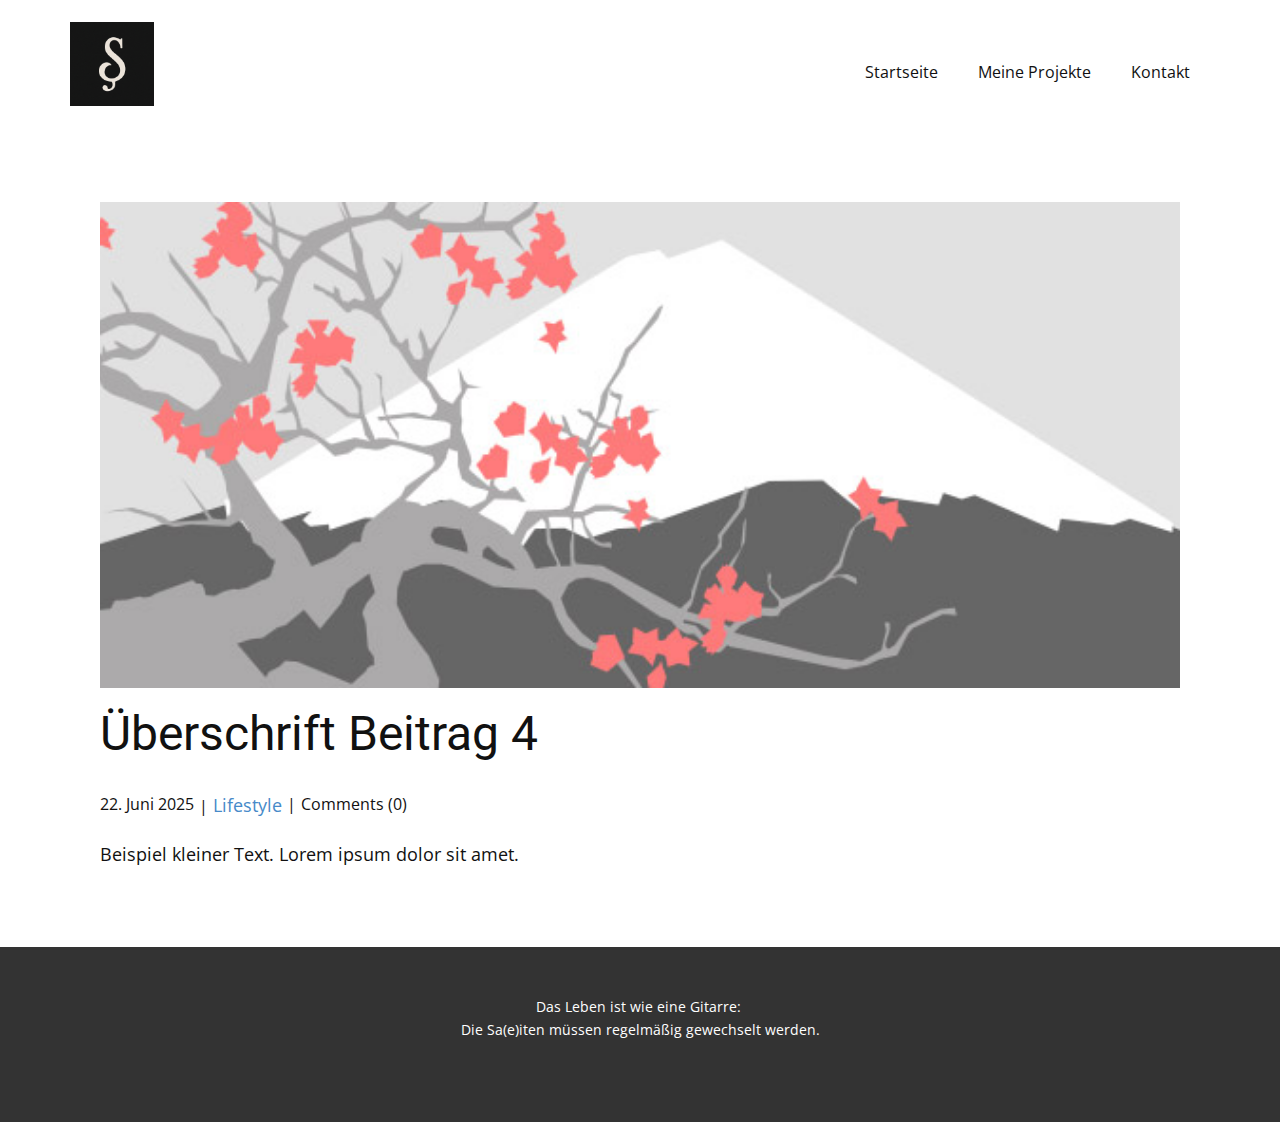
<file: Simons_geile_page/blog/beitrag-3.html>
<!DOCTYPE html>
<html style="font-size: 16px;" lang="de"><head>
    <meta name="viewport" content="width=device-width, initial-scale=1.0">
    <meta charset="utf-8">
    <meta name="keywords" content="Überschrift Beitrag 1">
    <meta name="description" content="">
    <title>Überschrift Beitrag 4</title>
    <link rel="stylesheet" href="../nicepage.css" media="screen">
<link rel="stylesheet" href="../Post-Template.css" media="screen">
    <script class="u-script" type="text/javascript" src="../jquery.js" defer=""></script>
    <script class="u-script" type="text/javascript" src="../nicepage.js" defer=""></script>
    <meta name="generator" content="Nicepage 7.9.4, nicepage.com">
    
    
    
    <link id="u-theme-google-font" rel="stylesheet" href="https://fonts.googleapis.com/css?family=Roboto:100,100i,300,300i,400,400i,500,500i,700,700i,900,900i|Open+Sans:300,300i,400,400i,500,500i,600,600i,700,700i,800,800i">
    <script type="application/ld+json">{
		"@context": "http://schema.org",
		"@type": "Organization",
		"name": "",
		"logo": "images/image3.png"
}</script>
    <meta name="theme-color" content="#478ac9">
  <meta data-intl-tel-input-cdn-path="intlTelInput/"></head>
  <body data-path-to-root="./" data-include-products="false" class="u-body u-xl-mode" data-lang="de"><header class="u-clearfix u-header u-header" id="header"><div class="u-clearfix u-sheet u-valign-middle-lg u-valign-middle-md u-valign-middle-sm u-valign-middle-xs u-sheet-1">
        <a href="#" class="u-image u-logo u-image-1" data-image-width="1024" data-image-height="1024">
          <img src="../images/image3.png" class="u-logo-image u-logo-image-1">
        </a>
        <nav class="u-menu u-menu-one-level u-offcanvas u-menu-1" role="navigation" aria-label="Menu navigation">
          <div class="menu-collapse" style="font-size: 1rem; letter-spacing: 0px;">
            <a class="u-button-style u-custom-left-right-menu-spacing u-custom-padding-bottom u-custom-top-bottom-menu-spacing u-hamburger-link u-nav-link u-text-active-palette-1-base u-text-hover-palette-2-base" href="#" tabindex="-1" aria-label="Open menu" aria-controls="07e6">
              <svg class="u-svg-link" viewBox="0 0 24 24"><use xlink:href="#menu-hamburger"></use></svg>
              <svg class="u-svg-content" version="1.1" id="menu-hamburger" viewBox="0 0 16 16" x="0px" y="0px" xmlns:xlink="http://www.w3.org/1999/xlink" xmlns="http://www.w3.org/2000/svg"><g><rect y="1" width="16" height="2"></rect><rect y="7" width="16" height="2"></rect><rect y="13" width="16" height="2"></rect>
</g></svg>
            </a>
          </div>
          <div class="u-custom-menu u-nav-container">
            <ul class="u-nav u-unstyled u-nav-1" role="menubar"><li role="none" class="u-nav-item"><a role="menuitem" class="u-button-style u-nav-link u-text-active-palette-1-base u-text-hover-palette-2-base" href="../" style="padding: 10px 20px;">Startseite</a>
</li><li role="none" class="u-nav-item"><a role="menuitem" class="u-button-style u-nav-link u-text-active-palette-1-base u-text-hover-palette-2-base" href="../Meine-Projekte.html" style="padding: 10px 20px;">Meine Projekte</a>
</li><li role="none" class="u-nav-item"><a role="menuitem" class="u-button-style u-nav-link u-text-active-palette-1-base u-text-hover-palette-2-base" href="../Kontakt.html" style="padding: 10px 20px;">Kontakt</a>
</li></ul>
          </div>
          <div class="u-custom-menu u-nav-container-collapse" id="07e6" role="region" aria-label="Menu panel">
            <div class="u-black u-container-style u-inner-container-layout u-opacity u-opacity-95 u-sidenav">
              <div class="u-inner-container-layout u-sidenav-overflow">
                <div class="u-menu-close" tabindex="-1" aria-label="Close menu"></div>
                <ul class="u-align-center u-nav u-popupmenu-items u-unstyled u-nav-2" role="menubar"><li role="none" class="u-nav-item"><a role="menuitem" class="u-button-style u-nav-link" href="../">Startseite</a>
</li><li role="none" class="u-nav-item"><a role="menuitem" class="u-button-style u-nav-link" href="../Meine-Projekte.html">Meine Projekte</a>
</li><li role="none" class="u-nav-item"><a role="menuitem" class="u-button-style u-nav-link" href="../Kontakt.html">Kontakt</a>
</li></ul>
              </div>
            </div>
            <div class="u-black u-menu-overlay u-opacity u-opacity-70"></div>
          </div>
        </nav>
      </div></header>
    <section class="u-align-center u-clearfix u-section-1" id="block-1">
      <div class="u-clearfix u-sheet u-valign-middle-md u-valign-middle-sm u-valign-middle-xs u-sheet-1"><!--post_details--><!--post_details_options_json--><!--{"source":""}--><!--/post_details_options_json--><!--blog_post-->
        <div class="u-container-style u-expanded-width u-post-details u-post-details-1">
          <div class="u-container-layout u-valign-middle u-container-layout-1"><!--blog_post_image-->
            <img alt="" class="u-blog-control u-expanded-width u-image u-image-default u-image-1" src="../images/0fd3416c.jpeg"><!--/blog_post_image--><!--blog_post_header-->
            <h2 class="u-blog-control u-text u-text-1">Überschrift Beitrag 4</h2><!--/blog_post_header--><!--blog_post_metadata-->
            <div class="u-blog-control u-metadata u-metadata-1"><!--blog_post_metadata_date--><span class="u-meta-date u-meta-icon">22. Juni 2025</span><!--/blog_post_metadata_date--><!--blog_post_metadata_category--><span class="u-meta-category u-meta-icon"><a href="../blog/blog.html#/blog-1///3">Lifestyle</a></span><!--/blog_post_metadata_category--><!--blog_post_metadata_comments--><span class="u-meta-comments u-meta-icon"><!--blog_post_metadata_comments_content-->Comments (0)<!--/blog_post_metadata_comments_content--></span><!--/blog_post_metadata_comments-->
            </div><!--/blog_post_metadata--><!--blog_post_content-->
            <div class="u-align-justify u-blog-control u-post-content u-text u-text-2 fr-view">
  <p>Beispiel kleiner Text. Lorem ipsum dolor sit amet.</p>
  </div><!--/blog_post_content-->
          </div>
        </div><!--/blog_post--><!--/post_details-->
      </div>
    </section>
    
    
    
    <footer class="u-align-center u-clearfix u-container-align-center u-footer u-grey-80 u-footer" id="footer"><div class="u-clearfix u-sheet u-valign-middle u-sheet-1">
        <p class="u-small-text u-text u-text-variant u-text-1">Das Leben ist wie eine Gitarre:&nbsp;<br>Die Sa(e)iten müssen regelmäßig gewechselt werden.
        </p>
      </div></footer>
    <section class="u-backlink u-clearfix u-grey-80"></section>
  
</body></html>
</file>
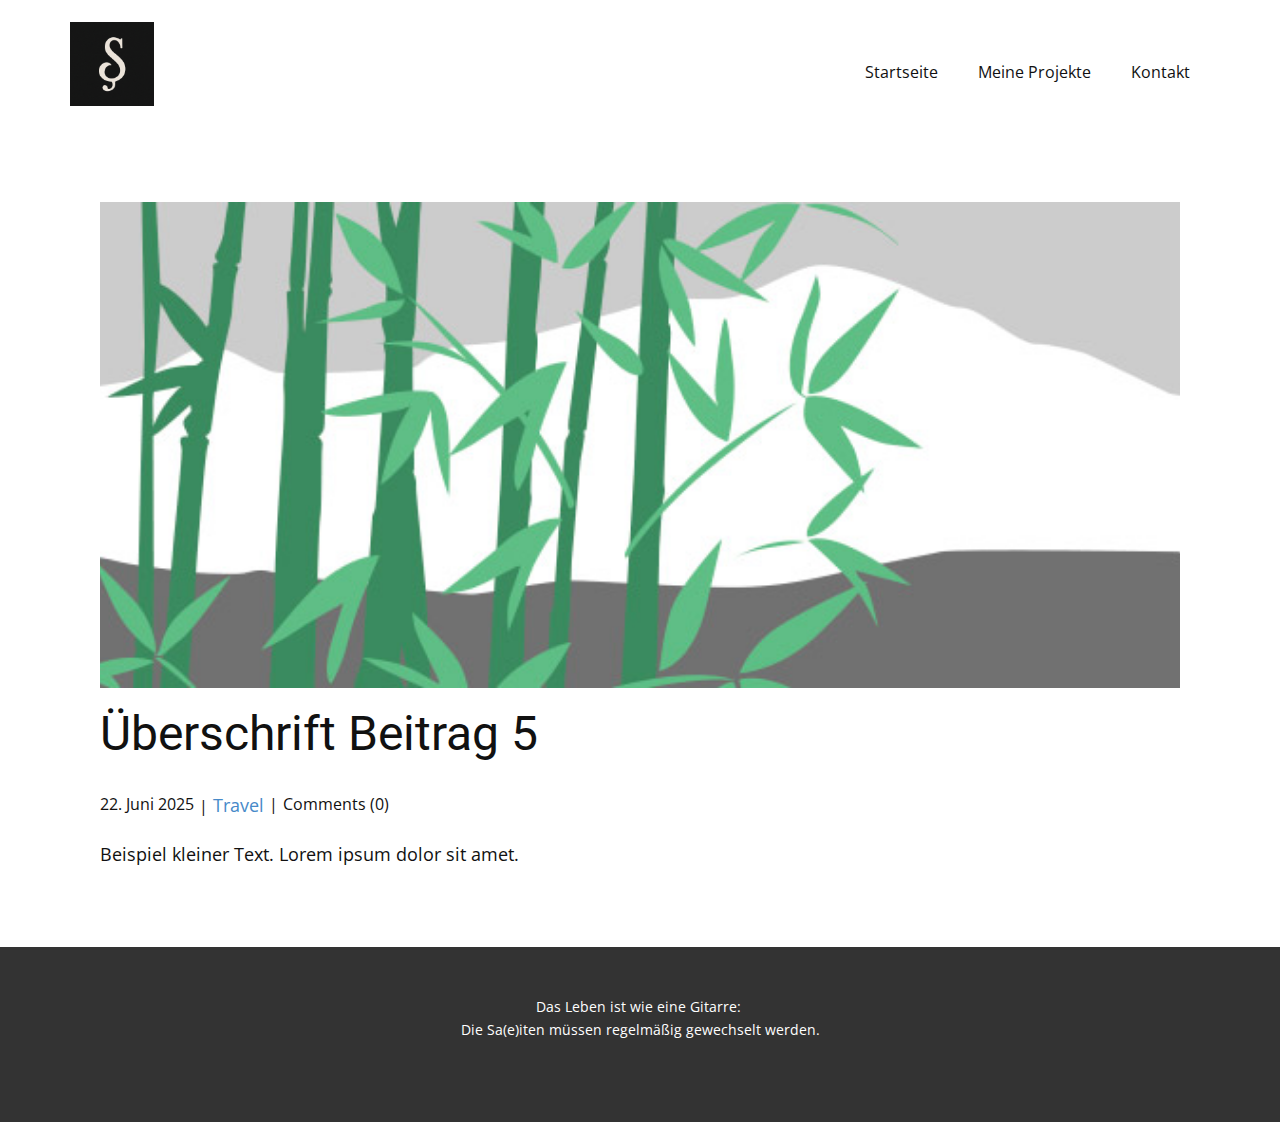
<file: Simons_geile_page/blog/beitrag-4.html>
<!DOCTYPE html>
<html style="font-size: 16px;" lang="de"><head>
    <meta name="viewport" content="width=device-width, initial-scale=1.0">
    <meta charset="utf-8">
    <meta name="keywords" content="Überschrift Beitrag 1">
    <meta name="description" content="">
    <title>Überschrift Beitrag 5</title>
    <link rel="stylesheet" href="../nicepage.css" media="screen">
<link rel="stylesheet" href="../Post-Template.css" media="screen">
    <script class="u-script" type="text/javascript" src="../jquery.js" defer=""></script>
    <script class="u-script" type="text/javascript" src="../nicepage.js" defer=""></script>
    <meta name="generator" content="Nicepage 7.9.4, nicepage.com">
    
    
    
    <link id="u-theme-google-font" rel="stylesheet" href="https://fonts.googleapis.com/css?family=Roboto:100,100i,300,300i,400,400i,500,500i,700,700i,900,900i|Open+Sans:300,300i,400,400i,500,500i,600,600i,700,700i,800,800i">
    <script type="application/ld+json">{
		"@context": "http://schema.org",
		"@type": "Organization",
		"name": "",
		"logo": "images/image3.png"
}</script>
    <meta name="theme-color" content="#478ac9">
  <meta data-intl-tel-input-cdn-path="intlTelInput/"></head>
  <body data-path-to-root="./" data-include-products="false" class="u-body u-xl-mode" data-lang="de"><header class="u-clearfix u-header u-header" id="header"><div class="u-clearfix u-sheet u-valign-middle-lg u-valign-middle-md u-valign-middle-sm u-valign-middle-xs u-sheet-1">
        <a href="#" class="u-image u-logo u-image-1" data-image-width="1024" data-image-height="1024">
          <img src="../images/image3.png" class="u-logo-image u-logo-image-1">
        </a>
        <nav class="u-menu u-menu-one-level u-offcanvas u-menu-1" role="navigation" aria-label="Menu navigation">
          <div class="menu-collapse" style="font-size: 1rem; letter-spacing: 0px;">
            <a class="u-button-style u-custom-left-right-menu-spacing u-custom-padding-bottom u-custom-top-bottom-menu-spacing u-hamburger-link u-nav-link u-text-active-palette-1-base u-text-hover-palette-2-base" href="#" tabindex="-1" aria-label="Open menu" aria-controls="07e6">
              <svg class="u-svg-link" viewBox="0 0 24 24"><use xlink:href="#menu-hamburger"></use></svg>
              <svg class="u-svg-content" version="1.1" id="menu-hamburger" viewBox="0 0 16 16" x="0px" y="0px" xmlns:xlink="http://www.w3.org/1999/xlink" xmlns="http://www.w3.org/2000/svg"><g><rect y="1" width="16" height="2"></rect><rect y="7" width="16" height="2"></rect><rect y="13" width="16" height="2"></rect>
</g></svg>
            </a>
          </div>
          <div class="u-custom-menu u-nav-container">
            <ul class="u-nav u-unstyled u-nav-1" role="menubar"><li role="none" class="u-nav-item"><a role="menuitem" class="u-button-style u-nav-link u-text-active-palette-1-base u-text-hover-palette-2-base" href="../" style="padding: 10px 20px;">Startseite</a>
</li><li role="none" class="u-nav-item"><a role="menuitem" class="u-button-style u-nav-link u-text-active-palette-1-base u-text-hover-palette-2-base" href="../Meine-Projekte.html" style="padding: 10px 20px;">Meine Projekte</a>
</li><li role="none" class="u-nav-item"><a role="menuitem" class="u-button-style u-nav-link u-text-active-palette-1-base u-text-hover-palette-2-base" href="../Kontakt.html" style="padding: 10px 20px;">Kontakt</a>
</li></ul>
          </div>
          <div class="u-custom-menu u-nav-container-collapse" id="07e6" role="region" aria-label="Menu panel">
            <div class="u-black u-container-style u-inner-container-layout u-opacity u-opacity-95 u-sidenav">
              <div class="u-inner-container-layout u-sidenav-overflow">
                <div class="u-menu-close" tabindex="-1" aria-label="Close menu"></div>
                <ul class="u-align-center u-nav u-popupmenu-items u-unstyled u-nav-2" role="menubar"><li role="none" class="u-nav-item"><a role="menuitem" class="u-button-style u-nav-link" href="../">Startseite</a>
</li><li role="none" class="u-nav-item"><a role="menuitem" class="u-button-style u-nav-link" href="../Meine-Projekte.html">Meine Projekte</a>
</li><li role="none" class="u-nav-item"><a role="menuitem" class="u-button-style u-nav-link" href="../Kontakt.html">Kontakt</a>
</li></ul>
              </div>
            </div>
            <div class="u-black u-menu-overlay u-opacity u-opacity-70"></div>
          </div>
        </nav>
      </div></header>
    <section class="u-align-center u-clearfix u-section-1" id="block-1">
      <div class="u-clearfix u-sheet u-valign-middle-md u-valign-middle-sm u-valign-middle-xs u-sheet-1"><!--post_details--><!--post_details_options_json--><!--{"source":""}--><!--/post_details_options_json--><!--blog_post-->
        <div class="u-container-style u-expanded-width u-post-details u-post-details-1">
          <div class="u-container-layout u-valign-middle u-container-layout-1"><!--blog_post_image-->
            <img alt="" class="u-blog-control u-expanded-width u-image u-image-default u-image-1" src="../images/68f64b9d.jpeg"><!--/blog_post_image--><!--blog_post_header-->
            <h2 class="u-blog-control u-text u-text-1">Überschrift Beitrag 5</h2><!--/blog_post_header--><!--blog_post_metadata-->
            <div class="u-blog-control u-metadata u-metadata-1"><!--blog_post_metadata_date--><span class="u-meta-date u-meta-icon">22. Juni 2025</span><!--/blog_post_metadata_date--><!--blog_post_metadata_category--><span class="u-meta-category u-meta-icon"><a href="../blog/blog.html#/blog-1///2">Travel</a></span><!--/blog_post_metadata_category--><!--blog_post_metadata_comments--><span class="u-meta-comments u-meta-icon"><!--blog_post_metadata_comments_content-->Comments (0)<!--/blog_post_metadata_comments_content--></span><!--/blog_post_metadata_comments-->
            </div><!--/blog_post_metadata--><!--blog_post_content-->
            <div class="u-align-justify u-blog-control u-post-content u-text u-text-2 fr-view">
  <p>Beispiel kleiner Text. Lorem ipsum dolor sit amet.</p>
  </div><!--/blog_post_content-->
          </div>
        </div><!--/blog_post--><!--/post_details-->
      </div>
    </section>
    
    
    
    <footer class="u-align-center u-clearfix u-container-align-center u-footer u-grey-80 u-footer" id="footer"><div class="u-clearfix u-sheet u-valign-middle u-sheet-1">
        <p class="u-small-text u-text u-text-variant u-text-1">Das Leben ist wie eine Gitarre:&nbsp;<br>Die Sa(e)iten müssen regelmäßig gewechselt werden.
        </p>
      </div></footer>
    <section class="u-backlink u-clearfix u-grey-80"></section>
  
</body></html>
</file>
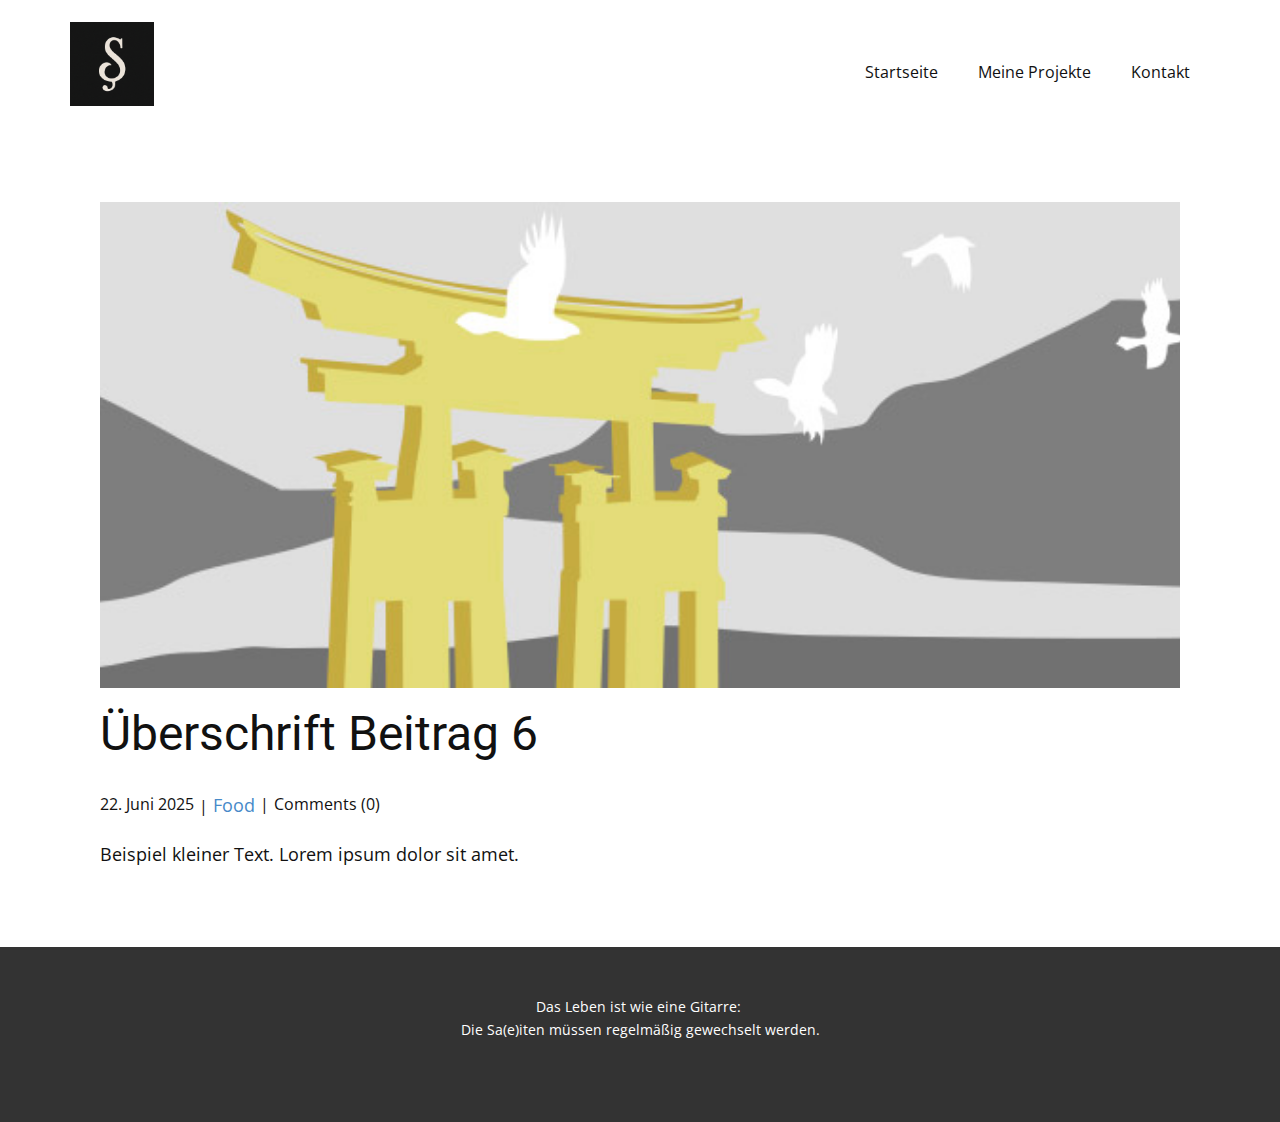
<file: Simons_geile_page/blog/beitrag-5.html>
<!DOCTYPE html>
<html style="font-size: 16px;" lang="de"><head>
    <meta name="viewport" content="width=device-width, initial-scale=1.0">
    <meta charset="utf-8">
    <meta name="keywords" content="Überschrift Beitrag 1">
    <meta name="description" content="">
    <title>Überschrift Beitrag 6</title>
    <link rel="stylesheet" href="../nicepage.css" media="screen">
<link rel="stylesheet" href="../Post-Template.css" media="screen">
    <script class="u-script" type="text/javascript" src="../jquery.js" defer=""></script>
    <script class="u-script" type="text/javascript" src="../nicepage.js" defer=""></script>
    <meta name="generator" content="Nicepage 7.9.4, nicepage.com">
    
    
    
    <link id="u-theme-google-font" rel="stylesheet" href="https://fonts.googleapis.com/css?family=Roboto:100,100i,300,300i,400,400i,500,500i,700,700i,900,900i|Open+Sans:300,300i,400,400i,500,500i,600,600i,700,700i,800,800i">
    <script type="application/ld+json">{
		"@context": "http://schema.org",
		"@type": "Organization",
		"name": "",
		"logo": "images/image3.png"
}</script>
    <meta name="theme-color" content="#478ac9">
  <meta data-intl-tel-input-cdn-path="intlTelInput/"></head>
  <body data-path-to-root="./" data-include-products="false" class="u-body u-xl-mode" data-lang="de"><header class="u-clearfix u-header u-header" id="header"><div class="u-clearfix u-sheet u-valign-middle-lg u-valign-middle-md u-valign-middle-sm u-valign-middle-xs u-sheet-1">
        <a href="#" class="u-image u-logo u-image-1" data-image-width="1024" data-image-height="1024">
          <img src="../images/image3.png" class="u-logo-image u-logo-image-1">
        </a>
        <nav class="u-menu u-menu-one-level u-offcanvas u-menu-1" role="navigation" aria-label="Menu navigation">
          <div class="menu-collapse" style="font-size: 1rem; letter-spacing: 0px;">
            <a class="u-button-style u-custom-left-right-menu-spacing u-custom-padding-bottom u-custom-top-bottom-menu-spacing u-hamburger-link u-nav-link u-text-active-palette-1-base u-text-hover-palette-2-base" href="#" tabindex="-1" aria-label="Open menu" aria-controls="07e6">
              <svg class="u-svg-link" viewBox="0 0 24 24"><use xlink:href="#menu-hamburger"></use></svg>
              <svg class="u-svg-content" version="1.1" id="menu-hamburger" viewBox="0 0 16 16" x="0px" y="0px" xmlns:xlink="http://www.w3.org/1999/xlink" xmlns="http://www.w3.org/2000/svg"><g><rect y="1" width="16" height="2"></rect><rect y="7" width="16" height="2"></rect><rect y="13" width="16" height="2"></rect>
</g></svg>
            </a>
          </div>
          <div class="u-custom-menu u-nav-container">
            <ul class="u-nav u-unstyled u-nav-1" role="menubar"><li role="none" class="u-nav-item"><a role="menuitem" class="u-button-style u-nav-link u-text-active-palette-1-base u-text-hover-palette-2-base" href="../" style="padding: 10px 20px;">Startseite</a>
</li><li role="none" class="u-nav-item"><a role="menuitem" class="u-button-style u-nav-link u-text-active-palette-1-base u-text-hover-palette-2-base" href="../Meine-Projekte.html" style="padding: 10px 20px;">Meine Projekte</a>
</li><li role="none" class="u-nav-item"><a role="menuitem" class="u-button-style u-nav-link u-text-active-palette-1-base u-text-hover-palette-2-base" href="../Kontakt.html" style="padding: 10px 20px;">Kontakt</a>
</li></ul>
          </div>
          <div class="u-custom-menu u-nav-container-collapse" id="07e6" role="region" aria-label="Menu panel">
            <div class="u-black u-container-style u-inner-container-layout u-opacity u-opacity-95 u-sidenav">
              <div class="u-inner-container-layout u-sidenav-overflow">
                <div class="u-menu-close" tabindex="-1" aria-label="Close menu"></div>
                <ul class="u-align-center u-nav u-popupmenu-items u-unstyled u-nav-2" role="menubar"><li role="none" class="u-nav-item"><a role="menuitem" class="u-button-style u-nav-link" href="../">Startseite</a>
</li><li role="none" class="u-nav-item"><a role="menuitem" class="u-button-style u-nav-link" href="../Meine-Projekte.html">Meine Projekte</a>
</li><li role="none" class="u-nav-item"><a role="menuitem" class="u-button-style u-nav-link" href="../Kontakt.html">Kontakt</a>
</li></ul>
              </div>
            </div>
            <div class="u-black u-menu-overlay u-opacity u-opacity-70"></div>
          </div>
        </nav>
      </div></header>
    <section class="u-align-center u-clearfix u-section-1" id="block-1">
      <div class="u-clearfix u-sheet u-valign-middle-md u-valign-middle-sm u-valign-middle-xs u-sheet-1"><!--post_details--><!--post_details_options_json--><!--{"source":""}--><!--/post_details_options_json--><!--blog_post-->
        <div class="u-container-style u-expanded-width u-post-details u-post-details-1">
          <div class="u-container-layout u-valign-middle u-container-layout-1"><!--blog_post_image-->
            <img alt="" class="u-blog-control u-expanded-width u-image u-image-default u-image-1" src="../images/8ad73f3c.jpeg"><!--/blog_post_image--><!--blog_post_header-->
            <h2 class="u-blog-control u-text u-text-1">Überschrift Beitrag 6</h2><!--/blog_post_header--><!--blog_post_metadata-->
            <div class="u-blog-control u-metadata u-metadata-1"><!--blog_post_metadata_date--><span class="u-meta-date u-meta-icon">22. Juni 2025</span><!--/blog_post_metadata_date--><!--blog_post_metadata_category--><span class="u-meta-category u-meta-icon"><a href="../blog/blog.html#/blog-1///1">Food</a></span><!--/blog_post_metadata_category--><!--blog_post_metadata_comments--><span class="u-meta-comments u-meta-icon"><!--blog_post_metadata_comments_content-->Comments (0)<!--/blog_post_metadata_comments_content--></span><!--/blog_post_metadata_comments-->
            </div><!--/blog_post_metadata--><!--blog_post_content-->
            <div class="u-align-justify u-blog-control u-post-content u-text u-text-2 fr-view">
  <p>Beispiel kleiner Text. Lorem ipsum dolor sit amet.</p>
  </div><!--/blog_post_content-->
          </div>
        </div><!--/blog_post--><!--/post_details-->
      </div>
    </section>
    
    
    
    <footer class="u-align-center u-clearfix u-container-align-center u-footer u-grey-80 u-footer" id="footer"><div class="u-clearfix u-sheet u-valign-middle u-sheet-1">
        <p class="u-small-text u-text u-text-variant u-text-1">Das Leben ist wie eine Gitarre:&nbsp;<br>Die Sa(e)iten müssen regelmäßig gewechselt werden.
        </p>
      </div></footer>
    <section class="u-backlink u-clearfix u-grey-80"></section>
  
</body></html>
</file>
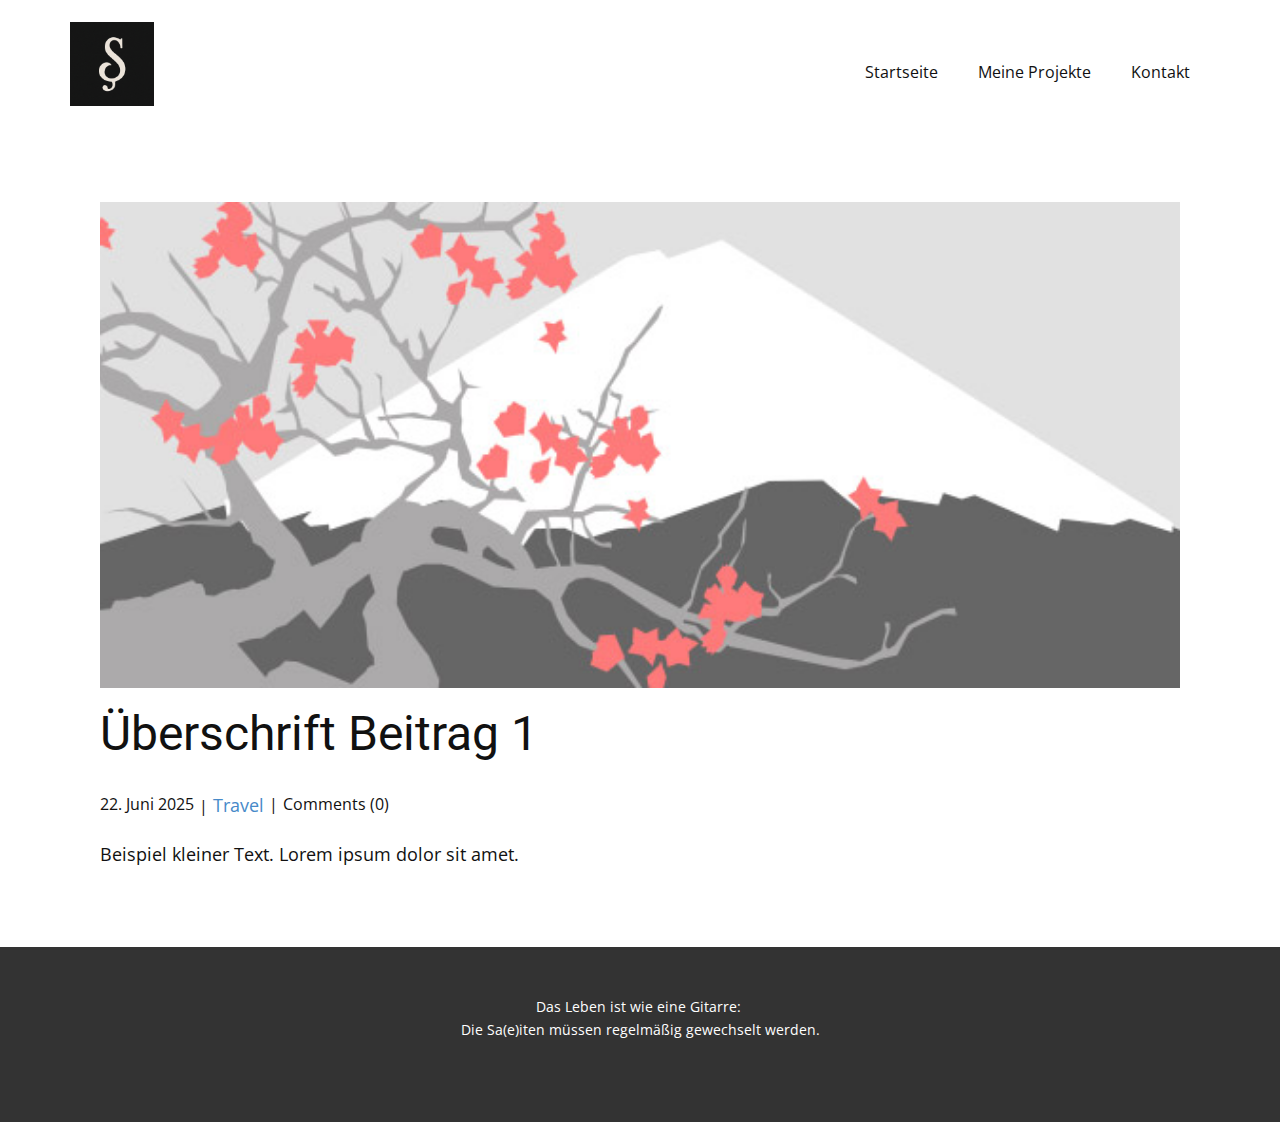
<file: Simons_geile_page/blog/beitrag.html>
<!DOCTYPE html>
<html style="font-size: 16px;" lang="de"><head>
    <meta name="viewport" content="width=device-width, initial-scale=1.0">
    <meta charset="utf-8">
    <meta name="keywords" content="Überschrift Beitrag 1">
    <meta name="description" content="">
    <title>Überschrift Beitrag 1</title>
    <link rel="stylesheet" href="../nicepage.css" media="screen">
<link rel="stylesheet" href="../Post-Template.css" media="screen">
    <script class="u-script" type="text/javascript" src="../jquery.js" defer=""></script>
    <script class="u-script" type="text/javascript" src="../nicepage.js" defer=""></script>
    <meta name="generator" content="Nicepage 7.9.4, nicepage.com">
    
    
    
    <link id="u-theme-google-font" rel="stylesheet" href="https://fonts.googleapis.com/css?family=Roboto:100,100i,300,300i,400,400i,500,500i,700,700i,900,900i|Open+Sans:300,300i,400,400i,500,500i,600,600i,700,700i,800,800i">
    <script type="application/ld+json">{
		"@context": "http://schema.org",
		"@type": "Organization",
		"name": "",
		"logo": "images/image3.png"
}</script>
    <meta name="theme-color" content="#478ac9">
  <meta data-intl-tel-input-cdn-path="intlTelInput/"></head>
  <body data-path-to-root="./" data-include-products="false" class="u-body u-xl-mode" data-lang="de"><header class="u-clearfix u-header u-header" id="header"><div class="u-clearfix u-sheet u-valign-middle-lg u-valign-middle-md u-valign-middle-sm u-valign-middle-xs u-sheet-1">
        <a href="#" class="u-image u-logo u-image-1" data-image-width="1024" data-image-height="1024">
          <img src="../images/image3.png" class="u-logo-image u-logo-image-1">
        </a>
        <nav class="u-menu u-menu-one-level u-offcanvas u-menu-1" role="navigation" aria-label="Menu navigation">
          <div class="menu-collapse" style="font-size: 1rem; letter-spacing: 0px;">
            <a class="u-button-style u-custom-left-right-menu-spacing u-custom-padding-bottom u-custom-top-bottom-menu-spacing u-hamburger-link u-nav-link u-text-active-palette-1-base u-text-hover-palette-2-base" href="#" tabindex="-1" aria-label="Open menu" aria-controls="07e6">
              <svg class="u-svg-link" viewBox="0 0 24 24"><use xlink:href="#menu-hamburger"></use></svg>
              <svg class="u-svg-content" version="1.1" id="menu-hamburger" viewBox="0 0 16 16" x="0px" y="0px" xmlns:xlink="http://www.w3.org/1999/xlink" xmlns="http://www.w3.org/2000/svg"><g><rect y="1" width="16" height="2"></rect><rect y="7" width="16" height="2"></rect><rect y="13" width="16" height="2"></rect>
</g></svg>
            </a>
          </div>
          <div class="u-custom-menu u-nav-container">
            <ul class="u-nav u-unstyled u-nav-1" role="menubar"><li role="none" class="u-nav-item"><a role="menuitem" class="u-button-style u-nav-link u-text-active-palette-1-base u-text-hover-palette-2-base" href="../" style="padding: 10px 20px;">Startseite</a>
</li><li role="none" class="u-nav-item"><a role="menuitem" class="u-button-style u-nav-link u-text-active-palette-1-base u-text-hover-palette-2-base" href="../Meine-Projekte.html" style="padding: 10px 20px;">Meine Projekte</a>
</li><li role="none" class="u-nav-item"><a role="menuitem" class="u-button-style u-nav-link u-text-active-palette-1-base u-text-hover-palette-2-base" href="../Kontakt.html" style="padding: 10px 20px;">Kontakt</a>
</li></ul>
          </div>
          <div class="u-custom-menu u-nav-container-collapse" id="07e6" role="region" aria-label="Menu panel">
            <div class="u-black u-container-style u-inner-container-layout u-opacity u-opacity-95 u-sidenav">
              <div class="u-inner-container-layout u-sidenav-overflow">
                <div class="u-menu-close" tabindex="-1" aria-label="Close menu"></div>
                <ul class="u-align-center u-nav u-popupmenu-items u-unstyled u-nav-2" role="menubar"><li role="none" class="u-nav-item"><a role="menuitem" class="u-button-style u-nav-link" href="../">Startseite</a>
</li><li role="none" class="u-nav-item"><a role="menuitem" class="u-button-style u-nav-link" href="../Meine-Projekte.html">Meine Projekte</a>
</li><li role="none" class="u-nav-item"><a role="menuitem" class="u-button-style u-nav-link" href="../Kontakt.html">Kontakt</a>
</li></ul>
              </div>
            </div>
            <div class="u-black u-menu-overlay u-opacity u-opacity-70"></div>
          </div>
        </nav>
      </div></header>
    <section class="u-align-center u-clearfix u-section-1" id="block-1">
      <div class="u-clearfix u-sheet u-valign-middle-md u-valign-middle-sm u-valign-middle-xs u-sheet-1"><!--post_details--><!--post_details_options_json--><!--{"source":""}--><!--/post_details_options_json--><!--blog_post-->
        <div class="u-container-style u-expanded-width u-post-details u-post-details-1">
          <div class="u-container-layout u-valign-middle u-container-layout-1"><!--blog_post_image-->
            <img alt="" class="u-blog-control u-expanded-width u-image u-image-default u-image-1" src="../images/0fd3416c.jpeg"><!--/blog_post_image--><!--blog_post_header-->
            <h2 class="u-blog-control u-text u-text-1">Überschrift Beitrag 1</h2><!--/blog_post_header--><!--blog_post_metadata-->
            <div class="u-blog-control u-metadata u-metadata-1"><!--blog_post_metadata_date--><span class="u-meta-date u-meta-icon">22. Juni 2025</span><!--/blog_post_metadata_date--><!--blog_post_metadata_category--><span class="u-meta-category u-meta-icon"><a href="../blog/blog.html#/blog-1///2">Travel</a></span><!--/blog_post_metadata_category--><!--blog_post_metadata_comments--><span class="u-meta-comments u-meta-icon"><!--blog_post_metadata_comments_content-->Comments (0)<!--/blog_post_metadata_comments_content--></span><!--/blog_post_metadata_comments-->
            </div><!--/blog_post_metadata--><!--blog_post_content-->
            <div class="u-align-justify u-blog-control u-post-content u-text u-text-2 fr-view">
  <p>Beispiel kleiner Text. Lorem ipsum dolor sit amet.</p>
  </div><!--/blog_post_content-->
          </div>
        </div><!--/blog_post--><!--/post_details-->
      </div>
    </section>
    
    
    
    <footer class="u-align-center u-clearfix u-container-align-center u-footer u-grey-80 u-footer" id="footer"><div class="u-clearfix u-sheet u-valign-middle u-sheet-1">
        <p class="u-small-text u-text u-text-variant u-text-1">Das Leben ist wie eine Gitarre:&nbsp;<br>Die Sa(e)iten müssen regelmäßig gewechselt werden.
        </p>
      </div></footer>
    <section class="u-backlink u-clearfix u-grey-80"></section>
  
</body></html>
</file>
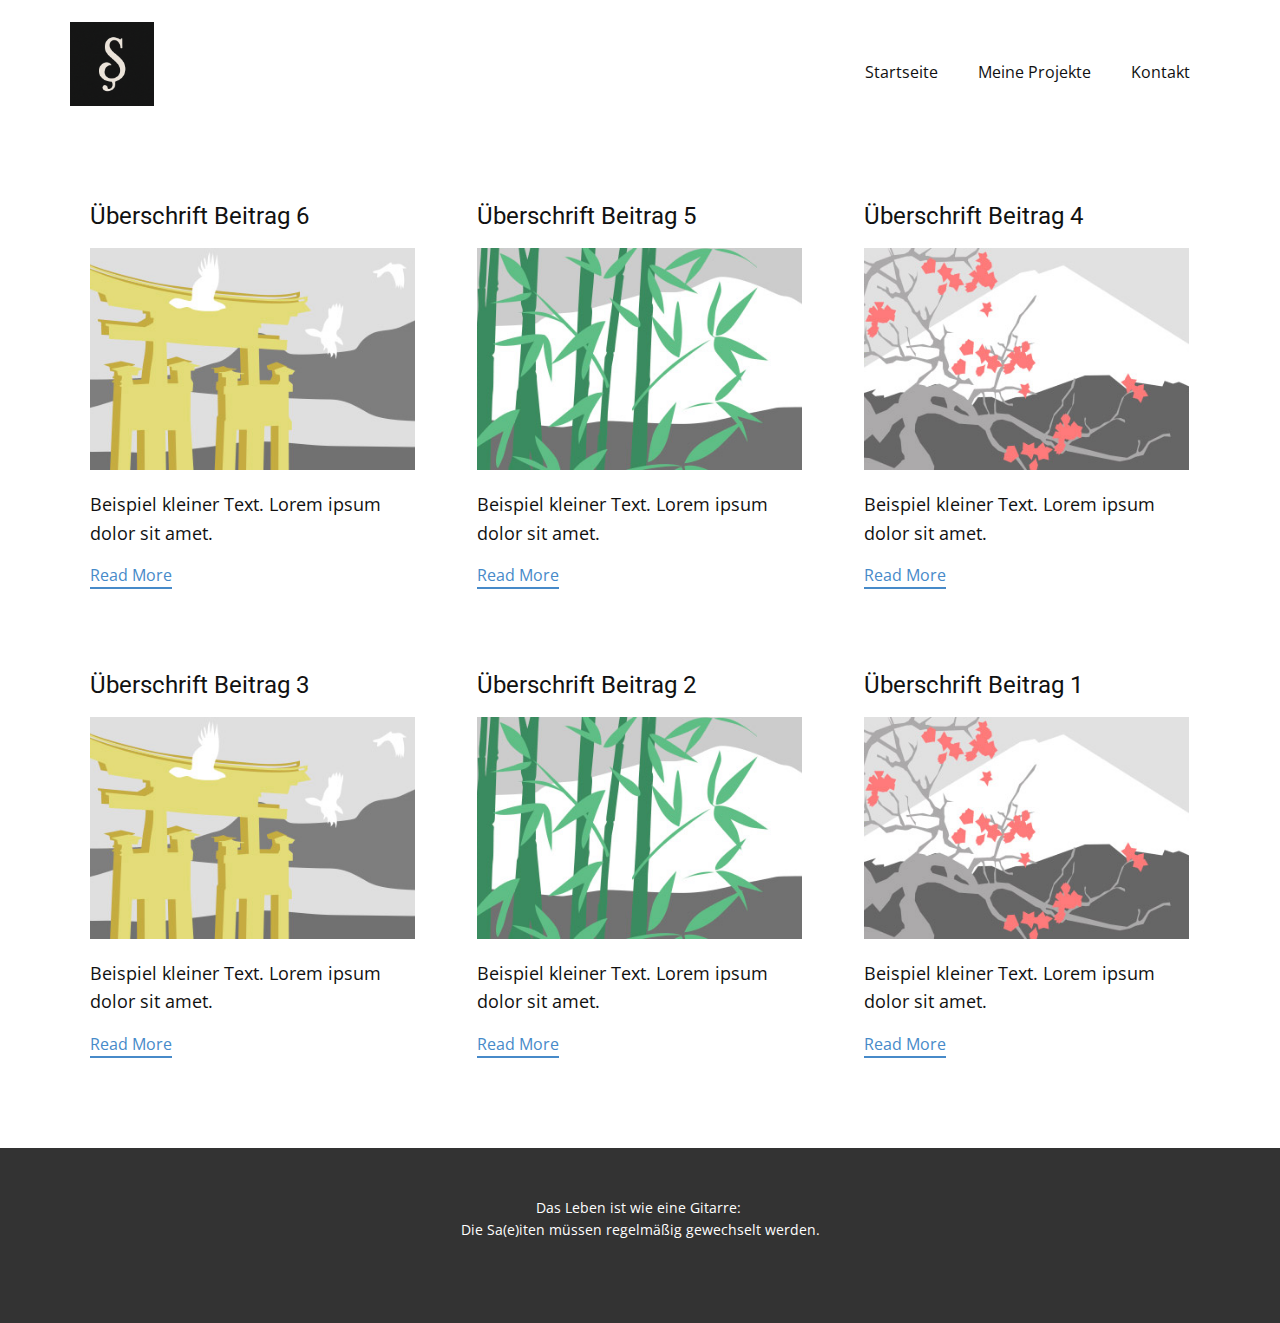
<file: Simons_geile_page/blog/blog.html>
<!DOCTYPE html>
<html style="font-size: 16px;" lang="de"><head>
    <meta name="viewport" content="width=device-width, initial-scale=1.0">
    <meta charset="utf-8">
    <meta name="keywords" content="">
    <meta name="description" content="">
    <title>Blog</title>
    <link rel="stylesheet" href="../nicepage.css" media="screen">
<link rel="stylesheet" href="../Blog-Template.css" media="screen">
    <script class="u-script" type="text/javascript" src="../jquery.js" defer=""></script>
    <script class="u-script" type="text/javascript" src="../nicepage.js" defer=""></script>
    <meta name="generator" content="Nicepage 7.9.4, nicepage.com">
    
    
    
    <link id="u-theme-google-font" rel="stylesheet" href="https://fonts.googleapis.com/css?family=Roboto:100,100i,300,300i,400,400i,500,500i,700,700i,900,900i|Open+Sans:300,300i,400,400i,500,500i,600,600i,700,700i,800,800i">
    <script type="application/ld+json">{
		"@context": "http://schema.org",
		"@type": "Organization",
		"name": "",
		"logo": "images/image3.png"
}</script>
    <meta name="theme-color" content="#478ac9">
  <meta data-intl-tel-input-cdn-path="intlTelInput/"></head>
  <body data-path-to-root="../" data-include-products="false" class="u-body u-xl-mode" data-lang="de"><header class="u-clearfix u-header u-header" id="header"><div class="u-clearfix u-sheet u-valign-middle-lg u-valign-middle-md u-valign-middle-sm u-valign-middle-xs u-sheet-1">
        <a href="#" class="u-image u-logo u-image-1" data-image-width="1024" data-image-height="1024">
          <img src="../images/image3.png" class="u-logo-image u-logo-image-1">
        </a>
        <nav class="u-menu u-menu-one-level u-offcanvas u-menu-1" role="navigation" aria-label="Menu navigation">
          <div class="menu-collapse" style="font-size: 1rem; letter-spacing: 0px;">
            <a class="u-button-style u-custom-left-right-menu-spacing u-custom-padding-bottom u-custom-top-bottom-menu-spacing u-hamburger-link u-nav-link u-text-active-palette-1-base u-text-hover-palette-2-base" href="#" tabindex="-1" aria-label="Open menu" aria-controls="07e6">
              <svg class="u-svg-link" viewBox="0 0 24 24"><use xlink:href="#menu-hamburger"></use></svg>
              <svg class="u-svg-content" version="1.1" id="menu-hamburger" viewBox="0 0 16 16" x="0px" y="0px" xmlns:xlink="http://www.w3.org/1999/xlink" xmlns="http://www.w3.org/2000/svg"><g><rect y="1" width="16" height="2"></rect><rect y="7" width="16" height="2"></rect><rect y="13" width="16" height="2"></rect>
</g></svg>
            </a>
          </div>
          <div class="u-custom-menu u-nav-container">
            <ul class="u-nav u-unstyled u-nav-1" role="menubar"><li role="none" class="u-nav-item"><a role="menuitem" class="u-button-style u-nav-link u-text-active-palette-1-base u-text-hover-palette-2-base" href="../" style="padding: 10px 20px;">Startseite</a>
</li><li role="none" class="u-nav-item"><a role="menuitem" class="u-button-style u-nav-link u-text-active-palette-1-base u-text-hover-palette-2-base" href="../Meine-Projekte.html" style="padding: 10px 20px;">Meine Projekte</a>
</li><li role="none" class="u-nav-item"><a role="menuitem" class="u-button-style u-nav-link u-text-active-palette-1-base u-text-hover-palette-2-base" href="../Kontakt.html" style="padding: 10px 20px;">Kontakt</a>
</li></ul>
          </div>
          <div class="u-custom-menu u-nav-container-collapse" id="07e6" role="region" aria-label="Menu panel">
            <div class="u-black u-container-style u-inner-container-layout u-opacity u-opacity-95 u-sidenav">
              <div class="u-inner-container-layout u-sidenav-overflow">
                <div class="u-menu-close" tabindex="-1" aria-label="Close menu"></div>
                <ul class="u-align-center u-nav u-popupmenu-items u-unstyled u-nav-2" role="menubar"><li role="none" class="u-nav-item"><a role="menuitem" class="u-button-style u-nav-link" href="../">Startseite</a>
</li><li role="none" class="u-nav-item"><a role="menuitem" class="u-button-style u-nav-link" href="../Meine-Projekte.html">Meine Projekte</a>
</li><li role="none" class="u-nav-item"><a role="menuitem" class="u-button-style u-nav-link" href="../Kontakt.html">Kontakt</a>
</li></ul>
              </div>
            </div>
            <div class="u-black u-menu-overlay u-opacity u-opacity-70"></div>
          </div>
        </nav>
      </div></header>
    <section class="u-clearfix u-section-1" id="block-1">
      <div class="u-clearfix u-sheet u-valign-middle u-sheet-1"><!--blog--><!--blog_options_json--><!--{"type":"Recent","source":"","tags":"","count":""}--><!--/blog_options_json-->
        <div class="u-blog u-expanded-width u-repeater u-repeater-1" data-blog-id="blog-1"><!--blog_post-->
          <div class="u-blog-post u-container-style u-repeater-item u-white u-repeater-item-1">
            <div class="u-container-layout u-similar-container u-valign-top u-container-layout-1"><!--blog_post_header-->
              <h4 class="u-blog-control u-text u-text-1">
                <a class="u-post-header-link" href="../blog/beitrag-5.html">Überschrift Beitrag 6</a>
              </h4><!--/blog_post_header--><!--blog_post_image-->
              <img alt="" class="u-blog-control u-expanded-width u-image u-image-default u-image-1" src="../images/8ad73f3c.jpeg" data-href="../blog/beitrag-5.html"><!--/blog_post_image--><!--blog_post_content-->
              <div class="u-blog-control u-post-content u-text u-text-2 fr-view">Beispiel kleiner Text. Lorem ipsum dolor sit amet.</div><!--/blog_post_content--><!--blog_post_readmore-->
              <a href="../blog/beitrag-5.html" class="u-blog-control u-border-2 u-border-palette-1-base u-btn u-btn-rectangle u-button-style u-none u-btn-1"><!--blog_post_readmore_content--><!--options_json--><!--{"content":"Read More","defaultValue":"Mehr erfahren"}--><!--/options_json-->Read More<!--/blog_post_readmore_content--></a><!--/blog_post_readmore-->
            </div>
          </div><div class="u-blog-post u-container-style u-repeater-item u-video-cover u-white">
            <div class="u-container-layout u-similar-container u-valign-top u-container-layout-2"><!--blog_post_header-->
              <h4 class="u-blog-control u-text u-text-3">
                <a class="u-post-header-link" href="../blog/beitrag-4.html">Überschrift Beitrag 5</a>
              </h4><!--/blog_post_header--><!--blog_post_image-->
              <img alt="" class="u-blog-control u-expanded-width u-image u-image-default u-image-2" src="../images/68f64b9d.jpeg" data-href="../blog/beitrag-4.html"><!--/blog_post_image--><!--blog_post_content-->
              <div class="u-blog-control u-post-content u-text u-text-4 fr-view">Beispiel kleiner Text. Lorem ipsum dolor sit amet.</div><!--/blog_post_content--><!--blog_post_readmore-->
              <a href="../blog/beitrag-4.html" class="u-blog-control u-border-2 u-border-palette-1-base u-btn u-btn-rectangle u-button-style u-none u-btn-2"><!--blog_post_readmore_content--><!--options_json--><!--{"content":"Read More","defaultValue":"Mehr erfahren"}--><!--/options_json-->Read More<!--/blog_post_readmore_content--></a><!--/blog_post_readmore-->
            </div>
          </div><div class="u-blog-post u-container-style u-repeater-item u-video-cover u-white">
            <div class="u-container-layout u-similar-container u-valign-top u-container-layout-3"><!--blog_post_header-->
              <h4 class="u-blog-control u-text u-text-5">
                <a class="u-post-header-link" href="../blog/beitrag-3.html">Überschrift Beitrag 4</a>
              </h4><!--/blog_post_header--><!--blog_post_image-->
              <img alt="" class="u-blog-control u-expanded-width u-image u-image-default u-image-3" src="../images/0fd3416c.jpeg" data-href="../blog/beitrag-3.html"><!--/blog_post_image--><!--blog_post_content-->
              <div class="u-blog-control u-post-content u-text u-text-6 fr-view">Beispiel kleiner Text. Lorem ipsum dolor sit amet.</div><!--/blog_post_content--><!--blog_post_readmore-->
              <a href="../blog/beitrag-3.html" class="u-blog-control u-border-2 u-border-palette-1-base u-btn u-btn-rectangle u-button-style u-none u-btn-3"><!--blog_post_readmore_content--><!--options_json--><!--{"content":"Read More","defaultValue":"Mehr erfahren"}--><!--/options_json-->Read More<!--/blog_post_readmore_content--></a><!--/blog_post_readmore-->
            </div>
          </div><div class="u-blog-post u-container-style u-repeater-item u-white u-repeater-item-1">
            <div class="u-container-layout u-similar-container u-valign-top u-container-layout-1"><!--blog_post_header-->
              <h4 class="u-blog-control u-text u-text-1">
                <a class="u-post-header-link" href="../blog/beitrag-2.html">Überschrift Beitrag 3</a>
              </h4><!--/blog_post_header--><!--blog_post_image-->
              <img alt="" class="u-blog-control u-expanded-width u-image u-image-default u-image-1" src="../images/8ad73f3c.jpeg" data-href="../blog/beitrag-2.html"><!--/blog_post_image--><!--blog_post_content-->
              <div class="u-blog-control u-post-content u-text u-text-2 fr-view">Beispiel kleiner Text. Lorem ipsum dolor sit amet.</div><!--/blog_post_content--><!--blog_post_readmore-->
              <a href="../blog/beitrag-2.html" class="u-blog-control u-border-2 u-border-palette-1-base u-btn u-btn-rectangle u-button-style u-none u-btn-1"><!--blog_post_readmore_content--><!--options_json--><!--{"content":"Read More","defaultValue":"Mehr erfahren"}--><!--/options_json-->Read More<!--/blog_post_readmore_content--></a><!--/blog_post_readmore-->
            </div>
          </div><div class="u-blog-post u-container-style u-repeater-item u-video-cover u-white">
            <div class="u-container-layout u-similar-container u-valign-top u-container-layout-2"><!--blog_post_header-->
              <h4 class="u-blog-control u-text u-text-3">
                <a class="u-post-header-link" href="../blog/beitrag-1.html">Überschrift Beitrag 2</a>
              </h4><!--/blog_post_header--><!--blog_post_image-->
              <img alt="" class="u-blog-control u-expanded-width u-image u-image-default u-image-2" src="../images/68f64b9d.jpeg" data-href="../blog/beitrag-1.html"><!--/blog_post_image--><!--blog_post_content-->
              <div class="u-blog-control u-post-content u-text u-text-4 fr-view">Beispiel kleiner Text. Lorem ipsum dolor sit amet.</div><!--/blog_post_content--><!--blog_post_readmore-->
              <a href="../blog/beitrag-1.html" class="u-blog-control u-border-2 u-border-palette-1-base u-btn u-btn-rectangle u-button-style u-none u-btn-2"><!--blog_post_readmore_content--><!--options_json--><!--{"content":"Read More","defaultValue":"Mehr erfahren"}--><!--/options_json-->Read More<!--/blog_post_readmore_content--></a><!--/blog_post_readmore-->
            </div>
          </div><div class="u-blog-post u-container-style u-repeater-item u-video-cover u-white">
            <div class="u-container-layout u-similar-container u-valign-top u-container-layout-3"><!--blog_post_header-->
              <h4 class="u-blog-control u-text u-text-5">
                <a class="u-post-header-link" href="../blog/beitrag.html">Überschrift Beitrag 1</a>
              </h4><!--/blog_post_header--><!--blog_post_image-->
              <img alt="" class="u-blog-control u-expanded-width u-image u-image-default u-image-3" src="../images/0fd3416c.jpeg" data-href="../blog/beitrag.html"><!--/blog_post_image--><!--blog_post_content-->
              <div class="u-blog-control u-post-content u-text u-text-6 fr-view">Beispiel kleiner Text. Lorem ipsum dolor sit amet.</div><!--/blog_post_content--><!--blog_post_readmore-->
              <a href="../blog/beitrag.html" class="u-blog-control u-border-2 u-border-palette-1-base u-btn u-btn-rectangle u-button-style u-none u-btn-3"><!--blog_post_readmore_content--><!--options_json--><!--{"content":"Read More","defaultValue":"Mehr erfahren"}--><!--/options_json-->Read More<!--/blog_post_readmore_content--></a><!--/blog_post_readmore-->
            </div>
          </div><!--/blog_post--><!--blog_post-->
          <!--/blog_post--><!--blog_post-->
          <!--/blog_post-->
        </div><!--/blog-->
      </div>
    </section>
    
    
    
    <footer class="u-align-center u-clearfix u-container-align-center u-footer u-grey-80 u-footer" id="footer"><div class="u-clearfix u-sheet u-valign-middle u-sheet-1">
        <p class="u-small-text u-text u-text-variant u-text-1">Das Leben ist wie eine Gitarre:&nbsp;<br>Die Sa(e)iten müssen regelmäßig gewechselt werden.
        </p>
      </div></footer>
    <section class="u-backlink u-clearfix u-grey-80"></section>
  
</body></html>
</file>
